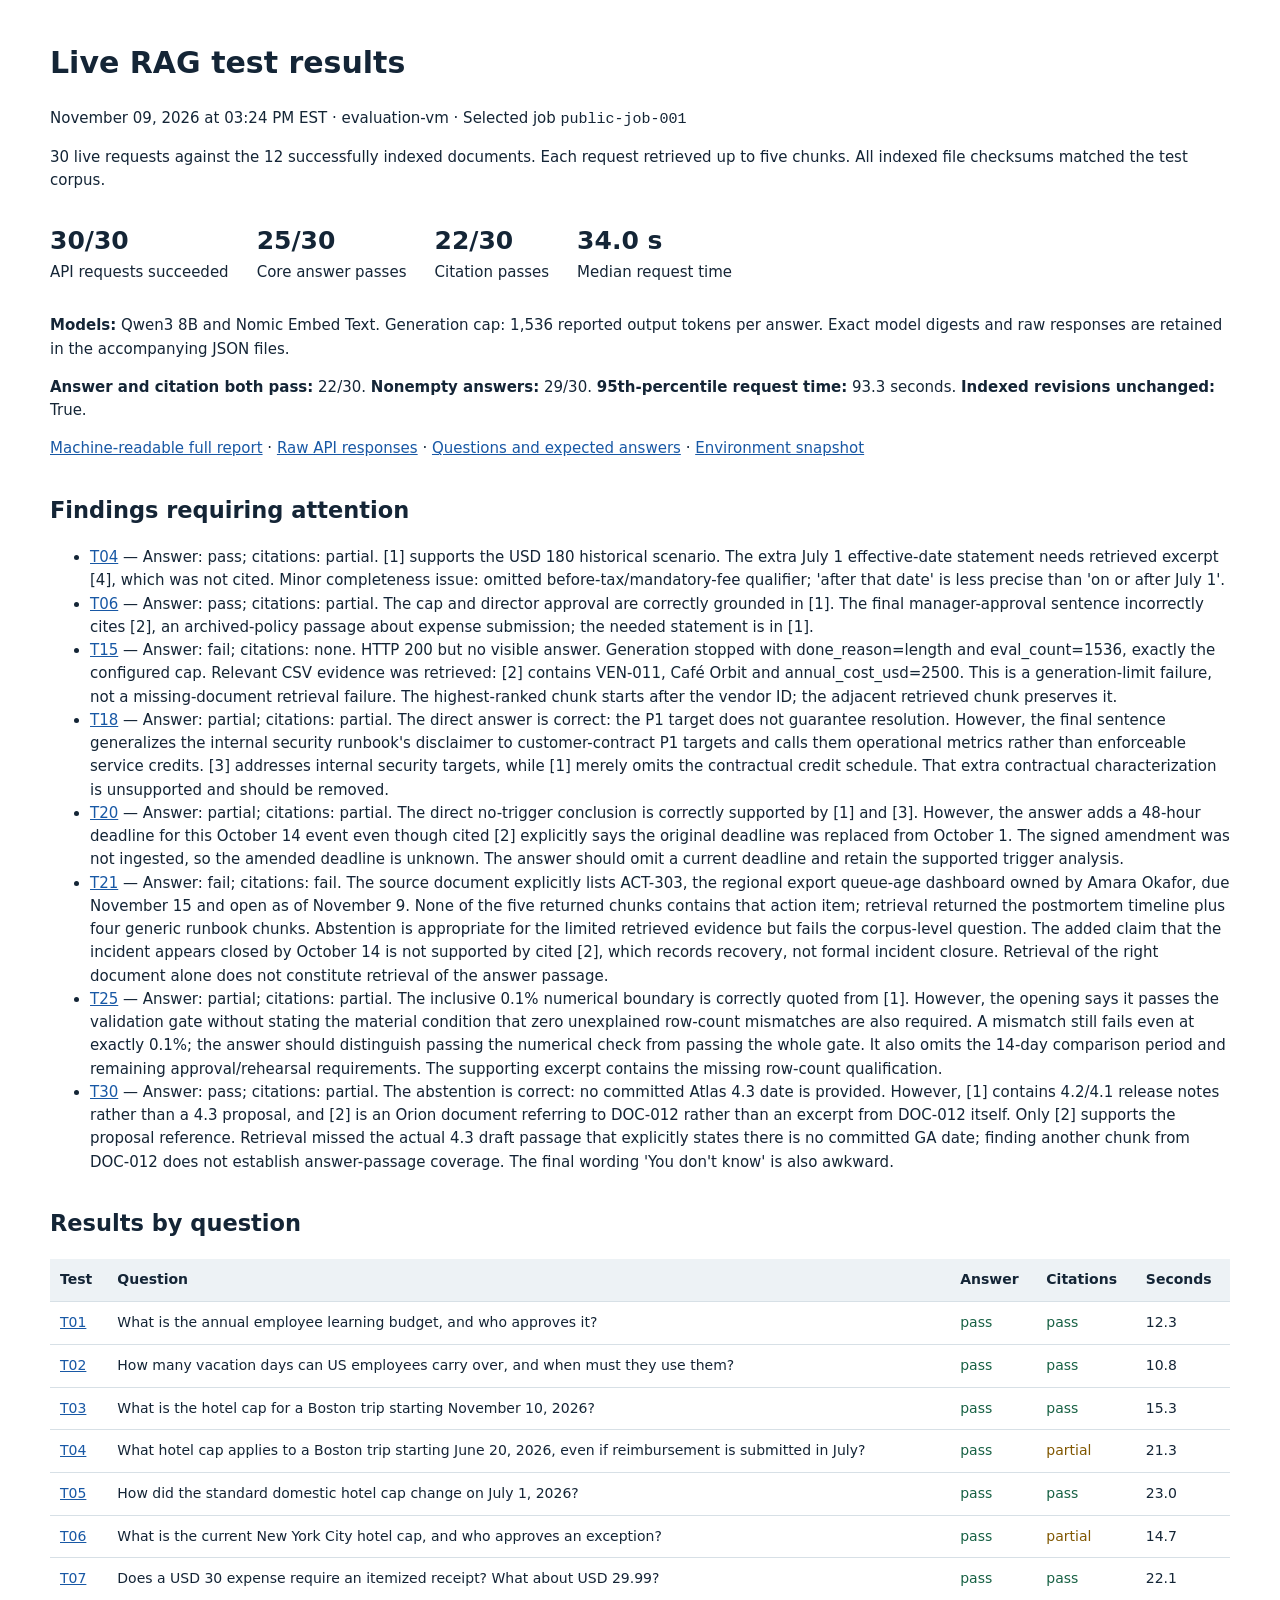
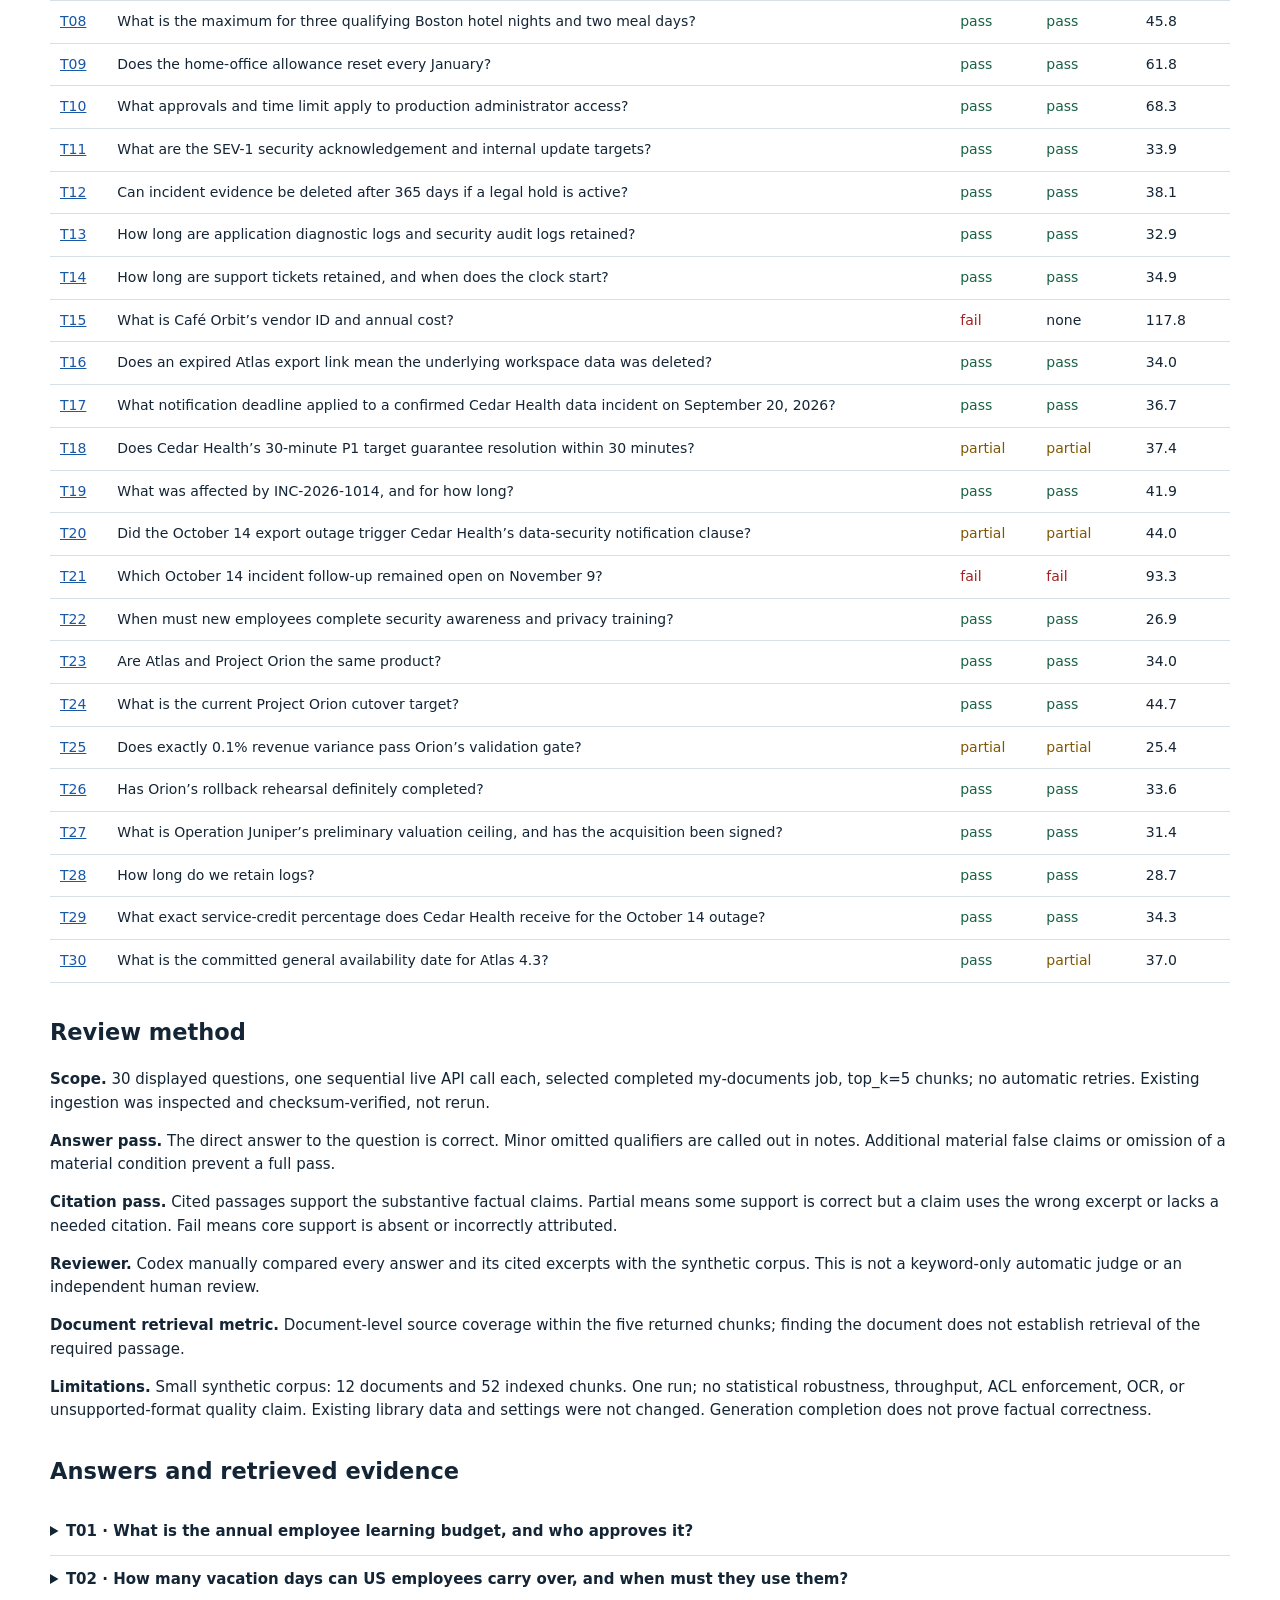
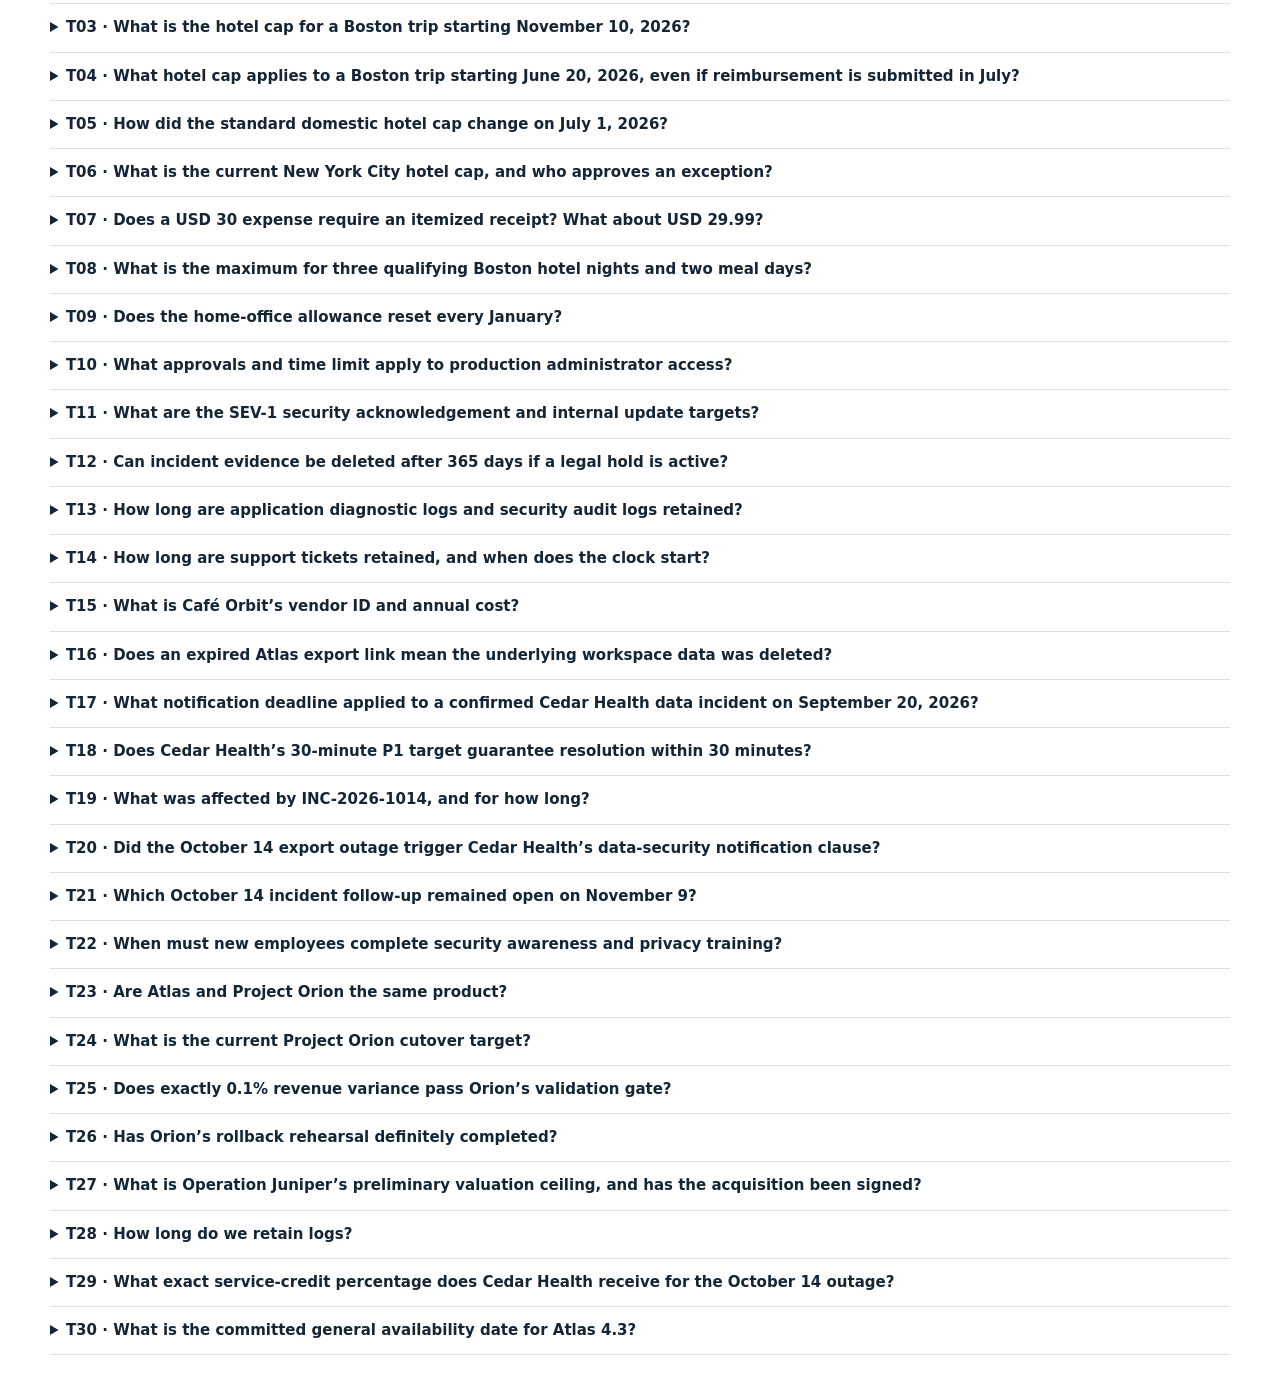
<file: docs/evidence/live-evaluation-2026-11-09/report.html>
<!doctype html><html lang="en"><meta charset="utf-8"><meta name="viewport" content="width=device-width, initial-scale=1"><title>Live RAG test results</title>
<style>body{max-width:1180px;margin:40px auto;padding:0 24px;font:15px/1.55 system-ui,sans-serif;color:#142536;background:#fff}h1{font-size:30px}h2{margin-top:32px}table{border-collapse:collapse;width:100%;font-size:14px}th,td{text-align:left;vertical-align:top;padding:10px;border-bottom:1px solid #d7e0e6}th{background:#edf2f5}pre{white-space:pre-wrap;word-break:break-word;font:14px/1.6 system-ui,sans-serif;background:#f4f6f8;padding:14px}summary{cursor:pointer;font-weight:600;padding:12px 0}details{border-bottom:1px solid #d7e0e6}.pass{color:#176144}.partial{color:#805700}.fail,.error{color:#a22121}.muted{color:#536574}a{color:#1858a5}.metrics{display:flex;gap:28px;flex-wrap:wrap;padding:15px 0}.metrics strong{font-size:25px;display:block}</style>
<h1>Live RAG test results</h1>
<p>November 09, 2026 at 03:24 PM EST · evaluation-vm · Selected job <code>public-job-001</code></p>
<p>30 live requests against the 12 successfully indexed documents. Each request retrieved up to five chunks. All indexed file checksums matched the test corpus.</p>
<div class="metrics"><div><strong>30/30</strong>API requests succeeded</div><div><strong>25/30</strong>Core answer passes</div><div><strong>22/30</strong>Citation passes</div><div><strong>34.0 s</strong>Median request time</div></div>
<p><strong>Models:</strong> Qwen3 8B and Nomic Embed Text. Generation cap: 1,536 reported output tokens per answer. Exact model digests and raw responses are retained in the accompanying JSON files.</p>
<p><strong>Answer and citation both pass:</strong> 22/30. <strong>Nonempty answers:</strong> 29/30. <strong>95th-percentile request time:</strong> 93.3 seconds. <strong>Indexed revisions unchanged:</strong> True.</p>
<p><a href="report.json">Machine-readable full report</a> · <a href="raw_responses.jsonl">Raw API responses</a> · <a href="test_cases.jsonl">Questions and expected answers</a> · <a href="environment.json">Environment snapshot</a></p>
<h2>Findings requiring attention</h2><ul>
<li><a href="#T04">T04</a> — Answer: pass; citations: partial. [1] supports the USD 180 historical scenario. The extra July 1 effective-date statement needs retrieved excerpt [4], which was not cited. Minor completeness issue: omitted before-tax/mandatory-fee qualifier; &#x27;after that date&#x27; is less precise than &#x27;on or after July 1&#x27;.</li>
<li><a href="#T06">T06</a> — Answer: pass; citations: partial. The cap and director approval are correctly grounded in [1]. The final manager-approval sentence incorrectly cites [2], an archived-policy passage about expense submission; the needed statement is in [1].</li>
<li><a href="#T15">T15</a> — Answer: fail; citations: none. HTTP 200 but no visible answer. Generation stopped with done_reason=length and eval_count=1536, exactly the configured cap. Relevant CSV evidence was retrieved: [2] contains VEN-011, Café Orbit and annual_cost_usd=2500. This is a generation-limit failure, not a missing-document retrieval failure. The highest-ranked chunk starts after the vendor ID; the adjacent retrieved chunk preserves it.</li>
<li><a href="#T18">T18</a> — Answer: partial; citations: partial. The direct answer is correct: the P1 target does not guarantee resolution. However, the final sentence generalizes the internal security runbook&#x27;s disclaimer to customer-contract P1 targets and calls them operational metrics rather than enforceable service credits. [3] addresses internal security targets, while [1] merely omits the contractual credit schedule. That extra contractual characterization is unsupported and should be removed.</li>
<li><a href="#T20">T20</a> — Answer: partial; citations: partial. The direct no-trigger conclusion is correctly supported by [1] and [3]. However, the answer adds a 48-hour deadline for this October 14 event even though cited [2] explicitly says the original deadline was replaced from October 1. The signed amendment was not ingested, so the amended deadline is unknown. The answer should omit a current deadline and retain the supported trigger analysis.</li>
<li><a href="#T21">T21</a> — Answer: fail; citations: fail. The source document explicitly lists ACT-303, the regional export queue-age dashboard owned by Amara Okafor, due November 15 and open as of November 9. None of the five returned chunks contains that action item; retrieval returned the postmortem timeline plus four generic runbook chunks. Abstention is appropriate for the limited retrieved evidence but fails the corpus-level question. The added claim that the incident appears closed by October 14 is not supported by cited [2], which records recovery, not formal incident closure. Retrieval of the right document alone does not constitute retrieval of the answer passage.</li>
<li><a href="#T25">T25</a> — Answer: partial; citations: partial. The inclusive 0.1% numerical boundary is correctly quoted from [1]. However, the opening says it passes the validation gate without stating the material condition that zero unexplained row-count mismatches are also required. A mismatch still fails even at exactly 0.1%; the answer should distinguish passing the numerical check from passing the whole gate. It also omits the 14-day comparison period and remaining approval/rehearsal requirements. The supporting excerpt contains the missing row-count qualification.</li>
<li><a href="#T30">T30</a> — Answer: pass; citations: partial. The abstention is correct: no committed Atlas 4.3 date is provided. However, [1] contains 4.2/4.1 release notes rather than a 4.3 proposal, and [2] is an Orion document referring to DOC-012 rather than an excerpt from DOC-012 itself. Only [2] supports the proposal reference. Retrieval missed the actual 4.3 draft passage that explicitly states there is no committed GA date; finding another chunk from DOC-012 does not establish answer-passage coverage. The final wording &#x27;You don&#x27;t know&#x27; is also awkward.</li>
</ul><h2>Results by question</h2><table><thead><tr><th>Test</th><th>Question</th><th>Answer</th><th>Citations</th><th>Seconds</th></tr></thead><tbody>
<tr><td><a href="#T01">T01</a></td><td>What is the annual employee learning budget, and who approves it?</td><td class="pass">pass</td><td class="pass">pass</td><td>12.3</td></tr>
<tr><td><a href="#T02">T02</a></td><td>How many vacation days can US employees carry over, and when must they use them?</td><td class="pass">pass</td><td class="pass">pass</td><td>10.8</td></tr>
<tr><td><a href="#T03">T03</a></td><td>What is the hotel cap for a Boston trip starting November 10, 2026?</td><td class="pass">pass</td><td class="pass">pass</td><td>15.3</td></tr>
<tr><td><a href="#T04">T04</a></td><td>What hotel cap applies to a Boston trip starting June 20, 2026, even if reimbursement is submitted in July?</td><td class="pass">pass</td><td class="partial">partial</td><td>21.3</td></tr>
<tr><td><a href="#T05">T05</a></td><td>How did the standard domestic hotel cap change on July 1, 2026?</td><td class="pass">pass</td><td class="pass">pass</td><td>23.0</td></tr>
<tr><td><a href="#T06">T06</a></td><td>What is the current New York City hotel cap, and who approves an exception?</td><td class="pass">pass</td><td class="partial">partial</td><td>14.7</td></tr>
<tr><td><a href="#T07">T07</a></td><td>Does a USD 30 expense require an itemized receipt? What about USD 29.99?</td><td class="pass">pass</td><td class="pass">pass</td><td>22.1</td></tr>
<tr><td><a href="#T08">T08</a></td><td>What is the maximum for three qualifying Boston hotel nights and two meal days?</td><td class="pass">pass</td><td class="pass">pass</td><td>45.8</td></tr>
<tr><td><a href="#T09">T09</a></td><td>Does the home-office allowance reset every January?</td><td class="pass">pass</td><td class="pass">pass</td><td>61.8</td></tr>
<tr><td><a href="#T10">T10</a></td><td>What approvals and time limit apply to production administrator access?</td><td class="pass">pass</td><td class="pass">pass</td><td>68.3</td></tr>
<tr><td><a href="#T11">T11</a></td><td>What are the SEV-1 security acknowledgement and internal update targets?</td><td class="pass">pass</td><td class="pass">pass</td><td>33.9</td></tr>
<tr><td><a href="#T12">T12</a></td><td>Can incident evidence be deleted after 365 days if a legal hold is active?</td><td class="pass">pass</td><td class="pass">pass</td><td>38.1</td></tr>
<tr><td><a href="#T13">T13</a></td><td>How long are application diagnostic logs and security audit logs retained?</td><td class="pass">pass</td><td class="pass">pass</td><td>32.9</td></tr>
<tr><td><a href="#T14">T14</a></td><td>How long are support tickets retained, and when does the clock start?</td><td class="pass">pass</td><td class="pass">pass</td><td>34.9</td></tr>
<tr><td><a href="#T15">T15</a></td><td>What is Café Orbit’s vendor ID and annual cost?</td><td class="fail">fail</td><td class="none">none</td><td>117.8</td></tr>
<tr><td><a href="#T16">T16</a></td><td>Does an expired Atlas export link mean the underlying workspace data was deleted?</td><td class="pass">pass</td><td class="pass">pass</td><td>34.0</td></tr>
<tr><td><a href="#T17">T17</a></td><td>What notification deadline applied to a confirmed Cedar Health data incident on September 20, 2026?</td><td class="pass">pass</td><td class="pass">pass</td><td>36.7</td></tr>
<tr><td><a href="#T18">T18</a></td><td>Does Cedar Health’s 30-minute P1 target guarantee resolution within 30 minutes?</td><td class="partial">partial</td><td class="partial">partial</td><td>37.4</td></tr>
<tr><td><a href="#T19">T19</a></td><td>What was affected by INC-2026-1014, and for how long?</td><td class="pass">pass</td><td class="pass">pass</td><td>41.9</td></tr>
<tr><td><a href="#T20">T20</a></td><td>Did the October 14 export outage trigger Cedar Health’s data-security notification clause?</td><td class="partial">partial</td><td class="partial">partial</td><td>44.0</td></tr>
<tr><td><a href="#T21">T21</a></td><td>Which October 14 incident follow-up remained open on November 9?</td><td class="fail">fail</td><td class="fail">fail</td><td>93.3</td></tr>
<tr><td><a href="#T22">T22</a></td><td>When must new employees complete security awareness and privacy training?</td><td class="pass">pass</td><td class="pass">pass</td><td>26.9</td></tr>
<tr><td><a href="#T23">T23</a></td><td>Are Atlas and Project Orion the same product?</td><td class="pass">pass</td><td class="pass">pass</td><td>34.0</td></tr>
<tr><td><a href="#T24">T24</a></td><td>What is the current Project Orion cutover target?</td><td class="pass">pass</td><td class="pass">pass</td><td>44.7</td></tr>
<tr><td><a href="#T25">T25</a></td><td>Does exactly 0.1% revenue variance pass Orion’s validation gate?</td><td class="partial">partial</td><td class="partial">partial</td><td>25.4</td></tr>
<tr><td><a href="#T26">T26</a></td><td>Has Orion’s rollback rehearsal definitely completed?</td><td class="pass">pass</td><td class="pass">pass</td><td>33.6</td></tr>
<tr><td><a href="#T27">T27</a></td><td>What is Operation Juniper’s preliminary valuation ceiling, and has the acquisition been signed?</td><td class="pass">pass</td><td class="pass">pass</td><td>31.4</td></tr>
<tr><td><a href="#T28">T28</a></td><td>How long do we retain logs?</td><td class="pass">pass</td><td class="pass">pass</td><td>28.7</td></tr>
<tr><td><a href="#T29">T29</a></td><td>What exact service-credit percentage does Cedar Health receive for the October 14 outage?</td><td class="pass">pass</td><td class="pass">pass</td><td>34.3</td></tr>
<tr><td><a href="#T30">T30</a></td><td>What is the committed general availability date for Atlas 4.3?</td><td class="pass">pass</td><td class="partial">partial</td><td>37.0</td></tr>
</tbody></table><h2>Review method</h2>
<p><strong>Scope.</strong> 30 displayed questions, one sequential live API call each, selected completed my-documents job, top_k=5 chunks; no automatic retries. Existing ingestion was inspected and checksum-verified, not rerun.</p>
<p><strong>Answer pass.</strong> The direct answer to the question is correct. Minor omitted qualifiers are called out in notes. Additional material false claims or omission of a material condition prevent a full pass.</p>
<p><strong>Citation pass.</strong> Cited passages support the substantive factual claims. Partial means some support is correct but a claim uses the wrong excerpt or lacks a needed citation. Fail means core support is absent or incorrectly attributed.</p>
<p><strong>Reviewer.</strong> Codex manually compared every answer and its cited excerpts with the synthetic corpus. This is not a keyword-only automatic judge or an independent human review.</p>
<p><strong>Document retrieval metric.</strong> Document-level source coverage within the five returned chunks; finding the document does not establish retrieval of the required passage.</p>
<p><strong>Limitations.</strong> Small synthetic corpus: 12 documents and 52 indexed chunks. One run; no statistical robustness, throughput, ACL enforcement, OCR, or unsupported-format quality claim. Existing library data and settings were not changed. Generation completion does not prove factual correctness.</p>
<h2>Answers and retrieved evidence</h2>
<details id="T01"><summary>T01 · What is the annual employee learning budget, and who approves it?</summary>
<p><strong>Expected:</strong> USD 1,200 per employee per year; manager approval before registration. Unused funds do not carry over.</p><p><strong>Actual answer:</strong></p><pre>The annual employee learning budget is USD 1,200 per employee, and manager approval is required before registration [1]. This is confirmed in DOC-001, with separate budgets for home-office allowances [2].</pre>
<p><strong>Review:</strong> Budget and manager approval are supported by [1]; [2] also lists the distinct learning and home-office budgets.</p>
<p class="muted">Original fixture query: Q001. Generation: complete. Required source groups: [[&#x27;DOC-001&#x27;]].</p>
<p><strong>[1] browser:my-documents/corpus/01_company_handbook.txt</strong> · chunk 2 · page None · score 0.6922</p><pre>. Sick leave is handled separately and does not reduce the vacation balance. Country-specific sick leave and parental leave entitlements are outside this handbook. ## Equipment and learning New employees receive one managed laptop and one hardware security key. Standard equipment is ordered by IT; an employee should not buy a laptop and expect automatic reimbursement. The annual learning budget is USD 1,200 per employee. Manager approval is required before registration. Unused learning funds do not carry over, and the budget does not cover travel to conferences. Approved conference travel follows the travel policy, DOC-003. ## Source ownership The current travel rules are in FIN-TRV-2026, DOC-003. Remote-work location approvals and home-office expenses are in HR-REM-04, DOC-004. Software purchases follow PROC-07, DOC-008. The onboarding checklist, DOC-017, assigns tasks but cannot waive </pre>
<p><strong>[2] browser:my-documents/corpus/17_onboarding_checklist.txt</strong> · chunk 2 · page None · score 0.6744</p><pre>ecurity awareness training and the privacy handling module within 5 business days of the start date. The manager assigns a buddy and reviews the team&#x27;s escalation paths. Confirm the employee knows how to report a lost device and suspicious message. The manager verifies that shared folders are appropriate for the role rather than copying a prior employee&#x27;s access wholesale. ## First month The manager and employee review the role goals by day 30. People Operations checks required training completion. IT closes the equipment task only after delivery and security-key enrollment are confirmed. An open application request should remain open even if the laptop task has completed. ## Allowances and exceptions The annual learning budget is USD 1,200 under DOC-001 and needs manager approval before registration. The home-office allowance is USD 600 per rolling 24 months under DOC-004. These budgets</pre>
<p><strong>[3] browser:my-documents/corpus/17_onboarding_checklist.txt</strong> · chunk 3 · page None · score 0.6326</p><pre> under DOC-001 and needs manager approval before registration. The home-office allowance is USD 600 per rolling 24 months under DOC-004. These budgets are separate. A new calendar year or new manager does not reset the home-office clock. Remote work from another country needs People Operations and Security approval before the first workday there. This checklist cannot approve a purchase, destination, or access role on its own.</pre>
<p><strong>[4] browser:my-documents/corpus/01_company_handbook.txt</strong> · chunk 3 · page None · score 0.5949</p><pre>ice expenses are in HR-REM-04, DOC-004. Software purchases follow PROC-07, DOC-008. The onboarding checklist, DOC-017, assigns tasks but cannot waive those policies. A general handbook summary does not supersede a narrower approved policy. Signed customer amendments govern the customer-specific clauses they explicitly replace. ## Requests and reporting Use people@northstar.example for benefits questions, helpdesk@northstar.example for device and login support, and security@northstar.example for suspected security incidents. These are synthetic example-domain addresses and are not live destinations. A suspicious email should be reported even if no link was opened. Do not place passwords, recovery codes, or customer exports in a support ticket. ## Fiscal conventions The fiscal year runs from January 1 through December 31. Internal budget amounts in this collection are USD unless another cu</pre>
<p><strong>[5] browser:my-documents/corpus/01_company_handbook.txt</strong> · chunk 4 · page None · score 0.5939</p><pre>t. ## Fiscal conventions The fiscal year runs from January 1 through December 31. Internal budget amounts in this collection are USD unless another currency is explicitly labeled. Business days mean Monday through Friday excluding Northstar holidays. This collection does not include a holiday calendar, so exact business-day deadlines that depend on holidays cannot be computed from the corpus alone.</pre>
</details>
<details id="T02"><summary>T02 · How many vacation days can US employees carry over, and when must they use them?</summary>
<p><strong>Expected:</strong> Up to 5 days, used by March 31 of the following year.</p><p><strong>Actual answer:</strong></p><pre>Full-time US employees can carry up to 5 unused vacation days into the next year, which must be used by March 31 [1].</pre>
<p><strong>Review:</strong> [1] explicitly supports five unused days and the March 31 deadline.</p>
<p class="muted">Original fixture query: Q002. Generation: complete. Required source groups: [[&#x27;DOC-001&#x27;]].</p>
<p><strong>[1] browser:my-documents/corpus/01_company_handbook.txt</strong> · chunk 1 · page None · score 0.7315</p><pre>ity Operations is led by Priya Nair. Finance is led by Jordan Ellis. Procurement is led by Soren Berg. Product is led by Elena Rossi. Customer Success is led by Noah Brooks. Data Governance is led by Amara Okafor. A named business owner does not automatically have approval authority for every request in that department. ## Working week and leave The standard workweek is Monday through Friday. Each employee agrees on a four-hour overlap window with their team. There is no company-wide mandatory time zone. Full-time US employees receive 20 vacation days per calendar year, prorated for their first year. Up to 5 unused vacation days may carry into the next year and must be used by March 31. Managers approve planned vacation in the People Portal. Sick leave is handled separately and does not reduce the vacation balance. Country-specific sick leave and parental leave entitlements are outside t</pre>
<p><strong>[2] browser:my-documents/corpus/01_company_handbook.txt</strong> · chunk 2 · page None · score 0.709</p><pre>. Sick leave is handled separately and does not reduce the vacation balance. Country-specific sick leave and parental leave entitlements are outside this handbook. ## Equipment and learning New employees receive one managed laptop and one hardware security key. Standard equipment is ordered by IT; an employee should not buy a laptop and expect automatic reimbursement. The annual learning budget is USD 1,200 per employee. Manager approval is required before registration. Unused learning funds do not carry over, and the budget does not cover travel to conferences. Approved conference travel follows the travel policy, DOC-003. ## Source ownership The current travel rules are in FIN-TRV-2026, DOC-003. Remote-work location approvals and home-office expenses are in HR-REM-04, DOC-004. Software purchases follow PROC-07, DOC-008. The onboarding checklist, DOC-017, assigns tasks but cannot waive </pre>
<p><strong>[3] browser:my-documents/corpus/02_travel_policy_2025_archived.pdf</strong> · chunk 2 · page 1 · score 0.6319</p><pre>p ends. Include business purpose, attendees for hosted meals, trip dates, and any written exception. A missing receipt requires a signed declaration and manager approval. The declaration does not increase the daily cap. Personal upgrades and commuting expenses are excluded. Historical example A standard Boston hotel stay on a trip beginning June 20, 2026 is capped at USD 180 per night, even if the reimbursement is submitted in July. A trip beginning July 2, 2026 uses DOC-003. International caps are not specified in this archived document and must not be inferred from domestic limits.</pre>
<p><strong>[4] browser:my-documents/corpus/03_travel_policy_2026.pdf</strong> · chunk 0 · page 1 · score 0.6171</p><pre>DOC-003 | Synthetic enterprise corpus Page 1 Current travel and expense policy DOC-003 | Northstar Systems (synthetic) | Finance Version 3.0 | active | Effective 2026-07-01 Internal | Allowed groups: employees Effective date and precedence Policy FIN-TRV-2026 applies to trips beginning on or after July 1, 2026 and replaces FIN-TRV-2025, DOC-002. Select the policy using the trip start date, not the booking date, invoice date, or reimbursement date. The limits below are domestic US limits. There is no international hotel or meal rate table in this document. Booking and hotel limits Manager approval is required before booking business travel. Economy airfare is the default. The standard domestic hotel cap is USD 225 per room per night before taxes and mandatory hotel fees. New York City and San Francisco have a higher cap of USD 325 per room per night before taxes and mandatory fees. Austin</pre>
<p><strong>[5] browser:my-documents/corpus/03_travel_policy_2026.pdf</strong> · chunk 4 · page 1 · score 0.6151</p><pre>reimbursable business travel. Home-office equipment and the USD 600 allowance are governed by HR-REM-04, DOC-004. The travel policy does not replenish that allowance.</pre>
</details>
<details id="T03"><summary>T03 · What is the hotel cap for a Boston trip starting November 10, 2026?</summary>
<p><strong>Expected:</strong> USD 225 per room per night, unless a director approves an exception before booking.</p><p><strong>Actual answer:</strong></p><pre>The hotel cap for a Boston trip starting November 10, 2026, is **USD 225 per room per night before taxes and mandatory fees**. This is the standard domestic cap for Boston under DOC-003, which applies to trips beginning on or after July 1, 2026 [3].</pre>
<p><strong>Review:</strong> [3] supports the current standard cap and July 1 effective date. The archived policy ranks first but is not used as the current rule.</p>
<p class="muted">Original fixture query: Q003. Generation: complete. Required source groups: [[&#x27;DOC-003&#x27;]].</p>
<p><strong>[1] browser:my-documents/corpus/02_travel_policy_2025_archived.pdf</strong> · chunk 2 · page 1 · score 0.7918</p><pre>p ends. Include business purpose, attendees for hosted meals, trip dates, and any written exception. A missing receipt requires a signed declaration and manager approval. The declaration does not increase the daily cap. Personal upgrades and commuting expenses are excluded. Historical example A standard Boston hotel stay on a trip beginning June 20, 2026 is capped at USD 180 per night, even if the reimbursement is submitted in July. A trip beginning July 2, 2026 uses DOC-003. International caps are not specified in this archived document and must not be inferred from domestic limits.</pre>
<p><strong>[2] browser:my-documents/corpus/03_travel_policy_2026.pdf</strong> · chunk 1 · page 1 · score 0.7409</p><pre>axes and mandatory hotel fees. New York City and San Francisco have a higher cap of USD 325 per room per night before taxes and mandatory fees. Austin and Boston use the standard USD 225 cap. These amounts are ceilings on actual reimbursable cost, not automatic entitlements. The department director must approve a hotel above the applicable cap in writing before booking. Attach that approval to the expense report. The manager&#x27;s ordinary trip approval does not replace the director&#x27;s cap exception. A conference organizer&#x27;s recommended hotel does not automatically qualify for an exception. Security may require a particular hotel for a documented safety reason; Finance must still record the exception. Meals and receipts Domestic meals are reimbursed at actual cost up to USD 85 per traveler per calendar day. Alcohol is excluded. Meals provided by a conference or customer cannot also be claimed</pre>
<p><strong>[3] browser:my-documents/corpus/03_travel_policy_2026.pdf</strong> · chunk 0 · page 1 · score 0.6969</p><pre>DOC-003 | Synthetic enterprise corpus Page 1 Current travel and expense policy DOC-003 | Northstar Systems (synthetic) | Finance Version 3.0 | active | Effective 2026-07-01 Internal | Allowed groups: employees Effective date and precedence Policy FIN-TRV-2026 applies to trips beginning on or after July 1, 2026 and replaces FIN-TRV-2025, DOC-002. Select the policy using the trip start date, not the booking date, invoice date, or reimbursement date. The limits below are domestic US limits. There is no international hotel or meal rate table in this document. Booking and hotel limits Manager approval is required before booking business travel. Economy airfare is the default. The standard domestic hotel cap is USD 225 per room per night before taxes and mandatory hotel fees. New York City and San Francisco have a higher cap of USD 325 per room per night before taxes and mandatory fees. Austin</pre>
<p><strong>[4] browser:my-documents/corpus/03_travel_policy_2026.pdf</strong> · chunk 3 · page 1 · score 0.6936</p><pre>. Attach dates, business purpose, cost center, and required receipts and approvals. Finance reviews complete submissions within 7 business days. The review target is not a promise of a bank deposit within 7 days. Personal upgrades, daily commuting, and fines are excluded. Worked limits For three qualifying nights in Boston and two qualifying meal days, the maximum before hotel taxes and mandatory fees is USD 845: three times USD 225 plus two times USD 85. Actual reimbursement may be lower. For the same stay in New York City the ceiling is USD 1,145. Neither example includes airfare or ground transportation. Relationship to remote work An approved temporary remote-work arrangement does not turn ordinary commuting or personal relocation into reimbursable business travel. Home-office equipment and the USD 600 allowance are governed by HR-REM-04, DOC-004. The travel policy does not replenish</pre>
<p><strong>[5] browser:my-documents/corpus/02_travel_policy_2025_archived.pdf</strong> · chunk 0 · page 1 · score 0.6898</p><pre>DOC-002 | Synthetic enterprise corpus Page 1 Travel and expense policy for 2025 DOC-002 | Northstar Systems (synthetic) | Finance Version 2.0 | superseded | Effective 2025-01-01 Internal | Allowed groups: employees Archived policy scope Policy FIN-TRV-2025 governed business travel with a trip start date from January 1, 2025 through June 30, 2026. It is retained for historical expense review. FIN-TRV-2026, DOC-003, supersedes it for trips beginning on or after July 1, 2026. A later reimbursement submission date does not change which version applies. Booking and hotel limits Employees must obtain manager approval before booking. Economy airfare is the default. The standard domestic hotel cap is USD 180 per room per night before taxes and mandatory hotel fees. The cap in New York City and San Francisco is USD 280 before taxes and mandatory fees. Booking above the applicable cap requires wri</pre>
</details>
<details id="T04"><summary>T04 · What hotel cap applies to a Boston trip starting June 20, 2026, even if reimbursement is submitted in July?</summary>
<p><strong>Expected:</strong> USD 180 per room per night before taxes and mandatory fees. The trip start date selects the archived policy.</p><p><strong>Actual answer:</strong></p><pre>The hotel cap for a Boston trip starting June 20, 2026, is USD 180 per night, even if reimbursement is submitted in July. This is specified in the historical example from the archived 2025 policy (DOC-002) [1]. Note that DOC-003 (effective July 1, 2026) would apply to trips starting after that date, but this trip falls under the older policy.</pre>
<p><strong>Review:</strong> [1] supports the USD 180 historical scenario. The extra July 1 effective-date statement needs retrieved excerpt [4], which was not cited. Minor completeness issue: omitted before-tax/mandatory-fee qualifier; &#x27;after that date&#x27; is less precise than &#x27;on or after July 1&#x27;.</p>
<p class="muted">Original fixture query: Q004. Generation: complete. Required source groups: [[&#x27;DOC-002&#x27;]].</p>
<p><strong>[1] browser:my-documents/corpus/02_travel_policy_2025_archived.pdf</strong> · chunk 2 · page 1 · score 0.8299</p><pre>p ends. Include business purpose, attendees for hosted meals, trip dates, and any written exception. A missing receipt requires a signed declaration and manager approval. The declaration does not increase the daily cap. Personal upgrades and commuting expenses are excluded. Historical example A standard Boston hotel stay on a trip beginning June 20, 2026 is capped at USD 180 per night, even if the reimbursement is submitted in July. A trip beginning July 2, 2026 uses DOC-003. International caps are not specified in this archived document and must not be inferred from domestic limits.</pre>
<p><strong>[2] browser:my-documents/corpus/03_travel_policy_2026.pdf</strong> · chunk 1 · page 1 · score 0.7753</p><pre>axes and mandatory hotel fees. New York City and San Francisco have a higher cap of USD 325 per room per night before taxes and mandatory fees. Austin and Boston use the standard USD 225 cap. These amounts are ceilings on actual reimbursable cost, not automatic entitlements. The department director must approve a hotel above the applicable cap in writing before booking. Attach that approval to the expense report. The manager&#x27;s ordinary trip approval does not replace the director&#x27;s cap exception. A conference organizer&#x27;s recommended hotel does not automatically qualify for an exception. Security may require a particular hotel for a documented safety reason; Finance must still record the exception. Meals and receipts Domestic meals are reimbursed at actual cost up to USD 85 per traveler per calendar day. Alcohol is excluded. Meals provided by a conference or customer cannot also be claimed</pre>
<p><strong>[3] browser:my-documents/corpus/03_travel_policy_2026.pdf</strong> · chunk 3 · page 1 · score 0.7457</p><pre>. Attach dates, business purpose, cost center, and required receipts and approvals. Finance reviews complete submissions within 7 business days. The review target is not a promise of a bank deposit within 7 days. Personal upgrades, daily commuting, and fines are excluded. Worked limits For three qualifying nights in Boston and two qualifying meal days, the maximum before hotel taxes and mandatory fees is USD 845: three times USD 225 plus two times USD 85. Actual reimbursement may be lower. For the same stay in New York City the ceiling is USD 1,145. Neither example includes airfare or ground transportation. Relationship to remote work An approved temporary remote-work arrangement does not turn ordinary commuting or personal relocation into reimbursable business travel. Home-office equipment and the USD 600 allowance are governed by HR-REM-04, DOC-004. The travel policy does not replenish</pre>
<p><strong>[4] browser:my-documents/corpus/03_travel_policy_2026.pdf</strong> · chunk 0 · page 1 · score 0.7232</p><pre>DOC-003 | Synthetic enterprise corpus Page 1 Current travel and expense policy DOC-003 | Northstar Systems (synthetic) | Finance Version 3.0 | active | Effective 2026-07-01 Internal | Allowed groups: employees Effective date and precedence Policy FIN-TRV-2026 applies to trips beginning on or after July 1, 2026 and replaces FIN-TRV-2025, DOC-002. Select the policy using the trip start date, not the booking date, invoice date, or reimbursement date. The limits below are domestic US limits. There is no international hotel or meal rate table in this document. Booking and hotel limits Manager approval is required before booking business travel. Economy airfare is the default. The standard domestic hotel cap is USD 225 per room per night before taxes and mandatory hotel fees. New York City and San Francisco have a higher cap of USD 325 per room per night before taxes and mandatory fees. Austin</pre>
<p><strong>[5] browser:my-documents/corpus/02_travel_policy_2025_archived.pdf</strong> · chunk 0 · page 1 · score 0.7182</p><pre>DOC-002 | Synthetic enterprise corpus Page 1 Travel and expense policy for 2025 DOC-002 | Northstar Systems (synthetic) | Finance Version 2.0 | superseded | Effective 2025-01-01 Internal | Allowed groups: employees Archived policy scope Policy FIN-TRV-2025 governed business travel with a trip start date from January 1, 2025 through June 30, 2026. It is retained for historical expense review. FIN-TRV-2026, DOC-003, supersedes it for trips beginning on or after July 1, 2026. A later reimbursement submission date does not change which version applies. Booking and hotel limits Employees must obtain manager approval before booking. Economy airfare is the default. The standard domestic hotel cap is USD 180 per room per night before taxes and mandatory hotel fees. The cap in New York City and San Francisco is USD 280 before taxes and mandatory fees. Booking above the applicable cap requires wri</pre>
</details>
<details id="T05"><summary>T05 · How did the standard domestic hotel cap change on July 1, 2026?</summary>
<p><strong>Expected:</strong> It increased from USD 180 to USD 225 per room per night before taxes and mandatory fees. Use trip start date.</p><p><strong>Actual answer:</strong></p><pre>The standard domestic hotel cap increased from USD 180 per room per night (under DOC-002) to USD 225 per room per night (under DOC-003) for trips beginning on or after July 1, 2026. This change is specified in DOC-003 [2], which supersedes the previous policy [3].</pre>
<p><strong>Review:</strong> The pair of citations supports the old USD 180 cap, new USD 225 cap, and July 1 cutover. The before-tax/mandatory-fee qualifier is omitted.</p>
<p class="muted">Original fixture query: Q005. Generation: complete. Required source groups: [[&#x27;DOC-002&#x27;], [&#x27;DOC-003&#x27;]].</p>
<p><strong>[1] browser:my-documents/corpus/02_travel_policy_2025_archived.pdf</strong> · chunk 2 · page 1 · score 0.7356</p><pre>p ends. Include business purpose, attendees for hosted meals, trip dates, and any written exception. A missing receipt requires a signed declaration and manager approval. The declaration does not increase the daily cap. Personal upgrades and commuting expenses are excluded. Historical example A standard Boston hotel stay on a trip beginning June 20, 2026 is capped at USD 180 per night, even if the reimbursement is submitted in July. A trip beginning July 2, 2026 uses DOC-003. International caps are not specified in this archived document and must not be inferred from domestic limits.</pre>
<p><strong>[2] browser:my-documents/corpus/03_travel_policy_2026.pdf</strong> · chunk 0 · page 1 · score 0.717</p><pre>DOC-003 | Synthetic enterprise corpus Page 1 Current travel and expense policy DOC-003 | Northstar Systems (synthetic) | Finance Version 3.0 | active | Effective 2026-07-01 Internal | Allowed groups: employees Effective date and precedence Policy FIN-TRV-2026 applies to trips beginning on or after July 1, 2026 and replaces FIN-TRV-2025, DOC-002. Select the policy using the trip start date, not the booking date, invoice date, or reimbursement date. The limits below are domestic US limits. There is no international hotel or meal rate table in this document. Booking and hotel limits Manager approval is required before booking business travel. Economy airfare is the default. The standard domestic hotel cap is USD 225 per room per night before taxes and mandatory hotel fees. New York City and San Francisco have a higher cap of USD 325 per room per night before taxes and mandatory fees. Austin</pre>
<p><strong>[3] browser:my-documents/corpus/02_travel_policy_2025_archived.pdf</strong> · chunk 0 · page 1 · score 0.7019</p><pre>DOC-002 | Synthetic enterprise corpus Page 1 Travel and expense policy for 2025 DOC-002 | Northstar Systems (synthetic) | Finance Version 2.0 | superseded | Effective 2025-01-01 Internal | Allowed groups: employees Archived policy scope Policy FIN-TRV-2025 governed business travel with a trip start date from January 1, 2025 through June 30, 2026. It is retained for historical expense review. FIN-TRV-2026, DOC-003, supersedes it for trips beginning on or after July 1, 2026. A later reimbursement submission date does not change which version applies. Booking and hotel limits Employees must obtain manager approval before booking. Economy airfare is the default. The standard domestic hotel cap is USD 180 per room per night before taxes and mandatory hotel fees. The cap in New York City and San Francisco is USD 280 before taxes and mandatory fees. Booking above the applicable cap requires wri</pre>
<p><strong>[4] browser:my-documents/corpus/03_travel_policy_2026.pdf</strong> · chunk 1 · page 1 · score 0.6869</p><pre>axes and mandatory hotel fees. New York City and San Francisco have a higher cap of USD 325 per room per night before taxes and mandatory fees. Austin and Boston use the standard USD 225 cap. These amounts are ceilings on actual reimbursable cost, not automatic entitlements. The department director must approve a hotel above the applicable cap in writing before booking. Attach that approval to the expense report. The manager&#x27;s ordinary trip approval does not replace the director&#x27;s cap exception. A conference organizer&#x27;s recommended hotel does not automatically qualify for an exception. Security may require a particular hotel for a documented safety reason; Finance must still record the exception. Meals and receipts Domestic meals are reimbursed at actual cost up to USD 85 per traveler per calendar day. Alcohol is excluded. Meals provided by a conference or customer cannot also be claimed</pre>
<p><strong>[5] browser:my-documents/corpus/19_project_orion_decisions.txt</strong> · chunk 3 · page None · score 0.6338</p><pre>4 approved October 22 2026 Move the production cutover target to December 6, 2026. This replaces the November 15 target in OR-02. The target remains conditional on OR-03 and successful rollback rehearsal. Priya Nair owns the security signoff. Mateo Silva may authorize the cutover only after Data Governance and Security signoffs and the rollback rehearsal are complete. No signed evidence that these gates have passed is included in this log as of November 9, 2026. ## Current actions as of November 9 2026 OR-A7: Amara Okafor will publish the daily validation results. Status in progress. OR-A8: Mateo Silva will run the rollback rehearsal. Status scheduled; completion not recorded. OR-A9: Priya Nair will review the production access roles. Status in review. A scheduled date is not proof that the action occurred. There is no approved replacement date after December 6 in this collection. ## Nam</pre>
</details>
<details id="T06"><summary>T06 · What is the current New York City hotel cap, and who approves an exception?</summary>
<p><strong>Expected:</strong> USD 325 before taxes and mandatory fees. A department director must approve an above-cap rate in writing before booking; manager trip approval is insufficient.</p><p><strong>Actual answer:</strong></p><pre>The current New York City hotel cap is USD 325 per room per night before taxes and mandatory fees [1]. An exception requires written approval from the **department director** before booking [1]. The manager&#x27;s approval alone does not suffice for exceeding the cap [2].</pre>
<p><strong>Review:</strong> The cap and director approval are correctly grounded in [1]. The final manager-approval sentence incorrectly cites [2], an archived-policy passage about expense submission; the needed statement is in [1].</p>
<p class="muted">Original fixture query: Q006. Generation: complete. Required source groups: [[&#x27;DOC-003&#x27;]].</p>
<p><strong>[1] browser:my-documents/corpus/03_travel_policy_2026.pdf</strong> · chunk 1 · page 1 · score 0.7674</p><pre>axes and mandatory hotel fees. New York City and San Francisco have a higher cap of USD 325 per room per night before taxes and mandatory fees. Austin and Boston use the standard USD 225 cap. These amounts are ceilings on actual reimbursable cost, not automatic entitlements. The department director must approve a hotel above the applicable cap in writing before booking. Attach that approval to the expense report. The manager&#x27;s ordinary trip approval does not replace the director&#x27;s cap exception. A conference organizer&#x27;s recommended hotel does not automatically qualify for an exception. Security may require a particular hotel for a documented safety reason; Finance must still record the exception. Meals and receipts Domestic meals are reimbursed at actual cost up to USD 85 per traveler per calendar day. Alcohol is excluded. Meals provided by a conference or customer cannot also be claimed</pre>
<p><strong>[2] browser:my-documents/corpus/02_travel_policy_2025_archived.pdf</strong> · chunk 2 · page 1 · score 0.718</p><pre>p ends. Include business purpose, attendees for hosted meals, trip dates, and any written exception. A missing receipt requires a signed declaration and manager approval. The declaration does not increase the daily cap. Personal upgrades and commuting expenses are excluded. Historical example A standard Boston hotel stay on a trip beginning June 20, 2026 is capped at USD 180 per night, even if the reimbursement is submitted in July. A trip beginning July 2, 2026 uses DOC-003. International caps are not specified in this archived document and must not be inferred from domestic limits.</pre>
<p><strong>[3] browser:my-documents/corpus/02_travel_policy_2025_archived.pdf</strong> · chunk 1 · page 1 · score 0.684</p><pre>atory hotel fees. The cap in New York City and San Francisco is USD 280 before taxes and mandatory fees. Booking above the applicable cap requires written approval from the department director before booking. Finance may reject the amount above the cap when no approval is attached. Meals and receipts Domestic meals are reimbursed at actual cost up to USD 60 per traveler per calendar day. This is a reimbursement ceiling, not a flat daily allowance. Alcohol is excluded. Itemized receipts are required for individual expenses of USD 25 or more. An expense of exactly USD 25 needs a receipt. Employees must not split a purchase to avoid this requirement. Filing an expense Submit an expense report in LedgerLoop within 30 calendar days after the trip ends. Include business purpose, attendees for hosted meals, trip dates, and any written exception. A missing receipt requires a signed declaration a</pre>
<p><strong>[4] browser:my-documents/corpus/03_travel_policy_2026.pdf</strong> · chunk 0 · page 1 · score 0.6681</p><pre>DOC-003 | Synthetic enterprise corpus Page 1 Current travel and expense policy DOC-003 | Northstar Systems (synthetic) | Finance Version 3.0 | active | Effective 2026-07-01 Internal | Allowed groups: employees Effective date and precedence Policy FIN-TRV-2026 applies to trips beginning on or after July 1, 2026 and replaces FIN-TRV-2025, DOC-002. Select the policy using the trip start date, not the booking date, invoice date, or reimbursement date. The limits below are domestic US limits. There is no international hotel or meal rate table in this document. Booking and hotel limits Manager approval is required before booking business travel. Economy airfare is the default. The standard domestic hotel cap is USD 225 per room per night before taxes and mandatory hotel fees. New York City and San Francisco have a higher cap of USD 325 per room per night before taxes and mandatory fees. Austin</pre>
<p><strong>[5] browser:my-documents/corpus/02_travel_policy_2025_archived.pdf</strong> · chunk 0 · page 1 · score 0.6675</p><pre>DOC-002 | Synthetic enterprise corpus Page 1 Travel and expense policy for 2025 DOC-002 | Northstar Systems (synthetic) | Finance Version 2.0 | superseded | Effective 2025-01-01 Internal | Allowed groups: employees Archived policy scope Policy FIN-TRV-2025 governed business travel with a trip start date from January 1, 2025 through June 30, 2026. It is retained for historical expense review. FIN-TRV-2026, DOC-003, supersedes it for trips beginning on or after July 1, 2026. A later reimbursement submission date does not change which version applies. Booking and hotel limits Employees must obtain manager approval before booking. Economy airfare is the default. The standard domestic hotel cap is USD 180 per room per night before taxes and mandatory hotel fees. The cap in New York City and San Francisco is USD 280 before taxes and mandatory fees. Booking above the applicable cap requires wri</pre>
</details>
<details id="T07"><summary>T07 · Does a USD 30 expense require an itemized receipt? What about USD 29.99?</summary>
<p><strong>Expected:</strong> Exactly USD 30 requires an itemized receipt. USD 29.99 does not under the threshold, but needs a recorded business purpose.</p><p><strong>Actual answer:</strong></p><pre>A USD 30 expense requires an itemized receipt [1]. A USD 29.99 purchase does not require an itemized receipt under this threshold, but the business purpose still must be recorded [1].</pre>
<p><strong>Review:</strong> [1] directly supports the exact USD 30 boundary and USD 29.99 business-purpose exception.</p>
<p class="muted">Original fixture query: Q007. Generation: complete. Required source groups: [[&#x27;DOC-003&#x27;]].</p>
<p><strong>[1] browser:my-documents/corpus/03_travel_policy_2026.pdf</strong> · chunk 2 · page 1 · score 0.7432</p><pre>rsed at actual cost up to USD 85 per traveler per calendar day. Alcohol is excluded. Meals provided by a conference or customer cannot also be claimed as a separate expense. The USD 85 is not a flat per diem and unused amounts cannot move to another day. Itemized receipts are required for each individual expense of USD 30 or more. Exactly USD 30 requires a receipt. A USD 29.99 purchase does not require an itemized receipt under this threshold, but the business purpose still must be recorded. Employees may not split a purchase to avoid the receipt rule. A lost receipt requires a declaration and manager approval; this does not waive the spending cap. Submission and reimbursement Submit in LedgerLoop within 30 calendar days after the trip ends. Attach dates, business purpose, cost center, and required receipts and approvals. Finance reviews complete submissions within 7 business days. The r</pre>
<p><strong>[2] browser:my-documents/corpus/02_travel_policy_2025_archived.pdf</strong> · chunk 1 · page 1 · score 0.6781</p><pre>atory hotel fees. The cap in New York City and San Francisco is USD 280 before taxes and mandatory fees. Booking above the applicable cap requires written approval from the department director before booking. Finance may reject the amount above the cap when no approval is attached. Meals and receipts Domestic meals are reimbursed at actual cost up to USD 60 per traveler per calendar day. This is a reimbursement ceiling, not a flat daily allowance. Alcohol is excluded. Itemized receipts are required for individual expenses of USD 25 or more. An expense of exactly USD 25 needs a receipt. Employees must not split a purchase to avoid this requirement. Filing an expense Submit an expense report in LedgerLoop within 30 calendar days after the trip ends. Include business purpose, attendees for hosted meals, trip dates, and any written exception. A missing receipt requires a signed declaration a</pre>
<p><strong>[3] browser:my-documents/corpus/02_travel_policy_2025_archived.pdf</strong> · chunk 2 · page 1 · score 0.6399</p><pre>p ends. Include business purpose, attendees for hosted meals, trip dates, and any written exception. A missing receipt requires a signed declaration and manager approval. The declaration does not increase the daily cap. Personal upgrades and commuting expenses are excluded. Historical example A standard Boston hotel stay on a trip beginning June 20, 2026 is capped at USD 180 per night, even if the reimbursement is submitted in July. A trip beginning July 2, 2026 uses DOC-003. International caps are not specified in this archived document and must not be inferred from domestic limits.</pre>
<p><strong>[4] browser:my-documents/corpus/03_travel_policy_2026.pdf</strong> · chunk 1 · page 1 · score 0.5968</p><pre>axes and mandatory hotel fees. New York City and San Francisco have a higher cap of USD 325 per room per night before taxes and mandatory fees. Austin and Boston use the standard USD 225 cap. These amounts are ceilings on actual reimbursable cost, not automatic entitlements. The department director must approve a hotel above the applicable cap in writing before booking. Attach that approval to the expense report. The manager&#x27;s ordinary trip approval does not replace the director&#x27;s cap exception. A conference organizer&#x27;s recommended hotel does not automatically qualify for an exception. Security may require a particular hotel for a documented safety reason; Finance must still record the exception. Meals and receipts Domestic meals are reimbursed at actual cost up to USD 85 per traveler per calendar day. Alcohol is excluded. Meals provided by a conference or customer cannot also be claimed</pre>
<p><strong>[5] browser:my-documents/corpus/17_onboarding_checklist.txt</strong> · chunk 3 · page None · score 0.5908</p><pre> under DOC-001 and needs manager approval before registration. The home-office allowance is USD 600 per rolling 24 months under DOC-004. These budgets are separate. A new calendar year or new manager does not reset the home-office clock. Remote work from another country needs People Operations and Security approval before the first workday there. This checklist cannot approve a purchase, destination, or access role on its own.</pre>
</details>
<details id="T08"><summary>T08 · What is the maximum for three qualifying Boston hotel nights and two meal days?</summary>
<p><strong>Expected:</strong> USD 845: 3 × USD 225 + 2 × USD 85. It is a ceiling on actual qualifying costs, excluding airfare and ground transportation.</p><p><strong>Actual answer:</strong></p><pre>The maximum for three qualifying Boston hotel nights and two meal days is USD 845, calculated as three times USD 225 (hotel nights) plus two times USD 85 (meal days) [1].</pre>
<p><strong>Review:</strong> [1] contains the exact worked USD 845 example and factors. The answer omits the before-tax/mandatory-fee qualifier and the possibility of lower actual reimbursement. This is a worked-example lookup, not proof of independent arithmetic reasoning.</p>
<p class="muted">Original fixture query: Q008. Generation: complete. Required source groups: [[&#x27;DOC-003&#x27;]].</p>
<p><strong>[1] browser:my-documents/corpus/03_travel_policy_2026.pdf</strong> · chunk 3 · page 1 · score 0.6983</p><pre>. Attach dates, business purpose, cost center, and required receipts and approvals. Finance reviews complete submissions within 7 business days. The review target is not a promise of a bank deposit within 7 days. Personal upgrades, daily commuting, and fines are excluded. Worked limits For three qualifying nights in Boston and two qualifying meal days, the maximum before hotel taxes and mandatory fees is USD 845: three times USD 225 plus two times USD 85. Actual reimbursement may be lower. For the same stay in New York City the ceiling is USD 1,145. Neither example includes airfare or ground transportation. Relationship to remote work An approved temporary remote-work arrangement does not turn ordinary commuting or personal relocation into reimbursable business travel. Home-office equipment and the USD 600 allowance are governed by HR-REM-04, DOC-004. The travel policy does not replenish</pre>
<p><strong>[2] browser:my-documents/corpus/02_travel_policy_2025_archived.pdf</strong> · chunk 2 · page 1 · score 0.6833</p><pre>p ends. Include business purpose, attendees for hosted meals, trip dates, and any written exception. A missing receipt requires a signed declaration and manager approval. The declaration does not increase the daily cap. Personal upgrades and commuting expenses are excluded. Historical example A standard Boston hotel stay on a trip beginning June 20, 2026 is capped at USD 180 per night, even if the reimbursement is submitted in July. A trip beginning July 2, 2026 uses DOC-003. International caps are not specified in this archived document and must not be inferred from domestic limits.</pre>
<p><strong>[3] browser:my-documents/corpus/03_travel_policy_2026.pdf</strong> · chunk 1 · page 1 · score 0.6734</p><pre>axes and mandatory hotel fees. New York City and San Francisco have a higher cap of USD 325 per room per night before taxes and mandatory fees. Austin and Boston use the standard USD 225 cap. These amounts are ceilings on actual reimbursable cost, not automatic entitlements. The department director must approve a hotel above the applicable cap in writing before booking. Attach that approval to the expense report. The manager&#x27;s ordinary trip approval does not replace the director&#x27;s cap exception. A conference organizer&#x27;s recommended hotel does not automatically qualify for an exception. Security may require a particular hotel for a documented safety reason; Finance must still record the exception. Meals and receipts Domestic meals are reimbursed at actual cost up to USD 85 per traveler per calendar day. Alcohol is excluded. Meals provided by a conference or customer cannot also be claimed</pre>
<p><strong>[4] browser:my-documents/corpus/03_travel_policy_2026.pdf</strong> · chunk 0 · page 1 · score 0.6304</p><pre>DOC-003 | Synthetic enterprise corpus Page 1 Current travel and expense policy DOC-003 | Northstar Systems (synthetic) | Finance Version 3.0 | active | Effective 2026-07-01 Internal | Allowed groups: employees Effective date and precedence Policy FIN-TRV-2026 applies to trips beginning on or after July 1, 2026 and replaces FIN-TRV-2025, DOC-002. Select the policy using the trip start date, not the booking date, invoice date, or reimbursement date. The limits below are domestic US limits. There is no international hotel or meal rate table in this document. Booking and hotel limits Manager approval is required before booking business travel. Economy airfare is the default. The standard domestic hotel cap is USD 225 per room per night before taxes and mandatory hotel fees. New York City and San Francisco have a higher cap of USD 325 per room per night before taxes and mandatory fees. Austin</pre>
<p><strong>[5] browser:my-documents/corpus/02_travel_policy_2025_archived.pdf</strong> · chunk 1 · page 1 · score 0.6112</p><pre>atory hotel fees. The cap in New York City and San Francisco is USD 280 before taxes and mandatory fees. Booking above the applicable cap requires written approval from the department director before booking. Finance may reject the amount above the cap when no approval is attached. Meals and receipts Domestic meals are reimbursed at actual cost up to USD 60 per traveler per calendar day. This is a reimbursement ceiling, not a flat daily allowance. Alcohol is excluded. Itemized receipts are required for individual expenses of USD 25 or more. An expense of exactly USD 25 needs a receipt. Employees must not split a purchase to avoid this requirement. Filing an expense Submit an expense report in LedgerLoop within 30 calendar days after the trip ends. Include business purpose, attendees for hosted meals, trip dates, and any written exception. A missing receipt requires a signed declaration a</pre>
</details>
<details id="T09"><summary>T09 · Does the home-office allowance reset every January?</summary>
<p><strong>Expected:</strong> No. The home-office allowance is USD 600 per rolling 24 months; a new calendar year does not reset it.</p><p><strong>Actual answer:</strong></p><pre>The home-office allowance does not reset every January. Excerpt [1] explicitly states, &quot;A new calendar year or new manager does not reset the home-office clock,&quot; confirming the allowance remains active across calendar years. The allowance is tied to a rolling 24-month period governed by DOC-004 [1], [4]. 

Answer: No, the home-office allowance does not reset every January. [1]</pre>
<p><strong>Review:</strong> [1] and [4] explicitly support rolling 24 months and no January reset; no unsupported dependence on the rejected DOCX is introduced.</p>
<p class="muted">Original fixture query: Q009. Generation: complete. Required source groups: [[&#x27;DOC-017&#x27;]].</p>
<p><strong>[1] browser:my-documents/corpus/17_onboarding_checklist.txt</strong> · chunk 3 · page None · score 0.6961</p><pre> under DOC-001 and needs manager approval before registration. The home-office allowance is USD 600 per rolling 24 months under DOC-004. These budgets are separate. A new calendar year or new manager does not reset the home-office clock. Remote work from another country needs People Operations and Security approval before the first workday there. This checklist cannot approve a purchase, destination, or access role on its own.</pre>
<p><strong>[2] browser:my-documents/corpus/03_travel_policy_2026.pdf</strong> · chunk 4 · page 1 · score 0.6379</p><pre>reimbursable business travel. Home-office equipment and the USD 600 allowance are governed by HR-REM-04, DOC-004. The travel policy does not replenish that allowance.</pre>
<p><strong>[3] browser:my-documents/corpus/01_company_handbook.txt</strong> · chunk 4 · page None · score 0.5594</p><pre>t. ## Fiscal conventions The fiscal year runs from January 1 through December 31. Internal budget amounts in this collection are USD unless another currency is explicitly labeled. Business days mean Monday through Friday excluding Northstar holidays. This collection does not include a holiday calendar, so exact business-day deadlines that depend on holidays cannot be computed from the corpus alone.</pre>
<p><strong>[4] browser:my-documents/corpus/17_onboarding_checklist.txt</strong> · chunk 2 · page None · score 0.5547</p><pre>ecurity awareness training and the privacy handling module within 5 business days of the start date. The manager assigns a buddy and reviews the team&#x27;s escalation paths. Confirm the employee knows how to report a lost device and suspicious message. The manager verifies that shared folders are appropriate for the role rather than copying a prior employee&#x27;s access wholesale. ## First month The manager and employee review the role goals by day 30. People Operations checks required training completion. IT closes the equipment task only after delivery and security-key enrollment are confirmed. An open application request should remain open even if the laptop task has completed. ## Allowances and exceptions The annual learning budget is USD 1,200 under DOC-001 and needs manager approval before registration. The home-office allowance is USD 600 per rolling 24 months under DOC-004. These budgets</pre>
<p><strong>[5] browser:my-documents/corpus/03_travel_policy_2026.pdf</strong> · chunk 3 · page 1 · score 0.5466</p><pre>. Attach dates, business purpose, cost center, and required receipts and approvals. Finance reviews complete submissions within 7 business days. The review target is not a promise of a bank deposit within 7 days. Personal upgrades, daily commuting, and fines are excluded. Worked limits For three qualifying nights in Boston and two qualifying meal days, the maximum before hotel taxes and mandatory fees is USD 845: three times USD 225 plus two times USD 85. Actual reimbursement may be lower. For the same stay in New York City the ceiling is USD 1,145. Neither example includes airfare or ground transportation. Relationship to remote work An approved temporary remote-work arrangement does not turn ordinary commuting or personal relocation into reimbursable business travel. Home-office equipment and the USD 600 allowance are governed by HR-REM-04, DOC-004. The travel policy does not replenish</pre>
</details>
<details id="T10"><summary>T10 · What approvals and time limit apply to production administrator access?</summary>
<p><strong>Expected:</strong> Manager, service-owner, and Security approval; just-in-time access expires after at most 8 hours.</p><p><strong>Actual answer:</strong></p><pre>Production administrator access requires **Manager and application-owner approval** under DOC-005, and **Security approval** for production administrator access. The access expires after **at most 8 hours** [1]. Emergency production access, governed by the break-glass process, requires **incident commander and Security approver authorization**, with a **60-minute expiration** and review the next business day [2]. The 8-hour limit applies to ordinary just-in-time production administrator access under DOC-005 [2].</pre>
<p><strong>Review:</strong> [1] supports all ordinary-access approvers and the eight-hour maximum. The additional emergency-access distinction is accurately grounded in [2].</p>
<p class="muted">Original fixture query: Q013. Generation: complete. Required source groups: [[&#x27;DOC-017&#x27;]].</p>
<p><strong>[1] browser:my-documents/corpus/17_onboarding_checklist.txt</strong> · chunk 1 · page None · score 0.7218</p><pre>the employee through Gatehouse SSO enrollment and hardware-key setup. The employee signs the acceptable-use acknowledgement. The manager explains team hours, planned work location, and the four-hour overlap window described in DOC-001. All employees complete the security introduction before receiving production data access. ## Access requests For each business application, request the minimum role needed. Manager and application-owner approval are required under DOC-005. Production administrator access additionally requires Security approval and expires after at most 8 hours. Onboarding does not grant a standing production-admin exception. Contractors require a recorded end date and a maximum 30-day access approval. ## First week Complete security awareness training and the privacy handling module within 5 business days of the start date. The manager assigns a buddy and reviews the team&#x27;</pre>
<p><strong>[2] browser:my-documents/corpus/06_security_incident_runbook.txt</strong> · chunk 3 · page None · score 0.6777</p><pre>If immediate containment is necessary, record the action and time before proceeding. Avoid copying full customer data into the incident record. Use a restricted evidence location and link its reference ID. ## Containment and emergency access The commander may authorize session revocation, account suspension, network isolation, or a narrowly scoped rollback. Application owners carry out changes and report results. Every containment action must name an operator and include the time and scope. Do not disable audit logging to reduce load. Emergency production access uses the break-glass process. The incident commander and Security approver must both authorize its use. The approved emergency session expires after 60 minutes and must be reviewed the next business day. This is separate from ordinary just-in-time production administrator access, which has an 8-hour maximum under DOC-005. The eme</pre>
<p><strong>[3] browser:my-documents/corpus/19_project_orion_decisions.txt</strong> · chunk 3 · page None · score 0.656</p><pre>4 approved October 22 2026 Move the production cutover target to December 6, 2026. This replaces the November 15 target in OR-02. The target remains conditional on OR-03 and successful rollback rehearsal. Priya Nair owns the security signoff. Mateo Silva may authorize the cutover only after Data Governance and Security signoffs and the rollback rehearsal are complete. No signed evidence that these gates have passed is included in this log as of November 9, 2026. ## Current actions as of November 9 2026 OR-A7: Amara Okafor will publish the daily validation results. Status in progress. OR-A8: Mateo Silva will run the rollback rehearsal. Status scheduled; completion not recorded. OR-A9: Priya Nair will review the production access roles. Status in review. A scheduled date is not proof that the action occurred. There is no approved replacement date after December 6 in this collection. ## Nam</pre>
<p><strong>[4] browser:my-documents/corpus/15_atlas_incident_postmortem.txt</strong> · chunk 3 · page None · score 0.6477</p><pre> October 21, 2026. Status completed October 20, 2026. ACT-302: Add a 20-workspace export load test. Owner Elena Rossi. Due October 28, 2026. Status completed October 27, 2026. ACT-303: Add a dashboard for export queue age by region. Owner Amara Okafor. Due November 15, 2026. Status open as of November 9, 2026. ## Customer communication and limitations Support ticket TCK-1042 in DOC-016 records Cedar Health&#x27;s delayed-export report. The support ticket&#x27;s early suspicion of a data issue was not the final incident finding. The final assessment in this postmortem supersedes that preliminary suspicion for this event. The observed 35-minute interruption alone is insufficient to calculate a contractual service credit because the excerpted contract omits the credit schedule and calculation rules.</pre>
<p><strong>[5] browser:my-documents/corpus/06_security_incident_runbook.txt</strong> · chunk 4 · page None · score 0.6401</p><pre>the next business day. This is separate from ordinary just-in-time production administrator access, which has an 8-hour maximum under DOC-005. The emergency account must not be used for routine maintenance. No secret for this account is stored in this runbook. ## Evidence handling Assign an evidence ID to each export. Record who collected it, the source system, UTC collection time, covered interval, and checksum. Store the unmodified original and a separate working copy. If customer payloads are unavoidable, minimize the fields and restrict access to responders assigned to the incident. Do not email evidence attachments or put them into the public status page. Incident evidence is normally retained for 365 days after incident closure, as specified in DOC-007. An active legal hold suspends deletion even after the ordinary period ends. Legal owns release of the hold. Responders must not in</pre>
</details>
<details id="T11"><summary>T11 · What are the SEV-1 security acknowledgement and internal update targets?</summary>
<p><strong>Expected:</strong> Acknowledge within 15 minutes. First internal update within 30 minutes of declaration; then every 30 minutes while SEV-1.</p><p><strong>Actual answer:</strong></p><pre>The SEV-1 security acknowledgement target is **15 minutes**, and the first internal status update is due within **30 minutes** of declaration. Internal updates must continue every **30 minutes** while the incident remains SEV-1. These targets are specified in the response guidelines [1].</pre>
<p><strong>Review:</strong> [1] explicitly supports acknowledgement at 15 minutes, first update within 30 minutes, and subsequent updates every 30 minutes.</p>
<p class="muted">Original fixture query: Q015. Generation: complete. Required source groups: [[&#x27;DOC-006&#x27;]].</p>
<p><strong>[1] browser:my-documents/corpus/06_security_incident_runbook.txt</strong> · chunk 1 · page None · score 0.8015</p><pre> has already recovered. ## Severity and initial targets SEV-1 means confirmed or reasonably suspected active customer data exposure, or a widespread compromise of production access. Page Security immediately. The acknowledgement target is 15 minutes, and the first internal status update is due within 30 minutes of declaration. Continue internal updates every 30 minutes while the incident remains SEV-1. These are response targets, not contractual service credits or guarantees of resolution. SEV-2 means a contained compromise with no evidence of customer data exposure and no ongoing privileged access. Acknowledge within 60 minutes and issue internal updates every 2 hours. SEV-3 means a low-impact security finding requiring investigation but no immediate containment. Acknowledge within one business day. If the impact is unclear, use the higher plausible severity until the commander explicit</pre>
<p><strong>[2] browser:my-documents/corpus/06_security_incident_runbook.txt</strong> · chunk 0 · page None · score 0.6511</p><pre>Security incident response runbook Document ID: DOC-006 Organization: Northstar Systems (synthetic) Owner department: Security Version: 3.1 Status: active Effective from: 2026-09-01 Classification: Internal Allowed groups (any match): employees ## Purpose and authority Runbook SEC-IR-09 governs suspected security incidents, including possible customer data exposure, credential theft, malicious access, and loss of a managed device. The incident commander coordinates response. Priya Nair is the primary security incident commander; Mateo Silva is the backup. A product outage can follow the operational response process without being a security incident. If evidence of data exposure appears, Security must assess the incident even if availability has already recovered. ## Severity and initial targets SEV-1 means confirmed or reasonably suspected active customer data exposure, or a widespread c</pre>
<p><strong>[3] browser:my-documents/corpus/06_security_incident_runbook.txt</strong> · chunk 6 · page None · score 0.6002</p><pre>tractual notification window. The runbook does not replace the signed customer amendment. Start any contractual clock from the event defined by the applicable clause, not from the time a support ticket was opened unless the clause says so. ## Recovery and closure Before restoring access, verify that the suspected entry point is contained, credentials are rotated when appropriate, and monitoring is active. The service owner validates functionality. Security validates containment. The commander records residual risk and approves closure. A system being reachable is not by itself evidence that compromise has ended. Produce a postmortem within 5 business days after closure for SEV-1 and SEV-2 incidents. Record customer impact, a UTC timeline, contributing causes, remediation owners, due dates, and evidence references. Write separate facts and hypotheses. Avoid assigning a person as the root </pre>
<p><strong>[4] browser:my-documents/corpus/17_onboarding_checklist.txt</strong> · chunk 1 · page None · score 0.5946</p><pre>the employee through Gatehouse SSO enrollment and hardware-key setup. The employee signs the acceptable-use acknowledgement. The manager explains team hours, planned work location, and the four-hour overlap window described in DOC-001. All employees complete the security introduction before receiving production data access. ## Access requests For each business application, request the minimum role needed. Manager and application-owner approval are required under DOC-005. Production administrator access additionally requires Security approval and expires after at most 8 hours. Onboarding does not grant a standing production-admin exception. Contractors require a recorded end date and a maximum 30-day access approval. ## First week Complete security awareness training and the privacy handling module within 5 business days of the start date. The manager assigns a buddy and reviews the team&#x27;</pre>
<p><strong>[5] browser:my-documents/corpus/19_project_orion_decisions.txt</strong> · chunk 3 · page None · score 0.5906</p><pre>4 approved October 22 2026 Move the production cutover target to December 6, 2026. This replaces the November 15 target in OR-02. The target remains conditional on OR-03 and successful rollback rehearsal. Priya Nair owns the security signoff. Mateo Silva may authorize the cutover only after Data Governance and Security signoffs and the rollback rehearsal are complete. No signed evidence that these gates have passed is included in this log as of November 9, 2026. ## Current actions as of November 9 2026 OR-A7: Amara Okafor will publish the daily validation results. Status in progress. OR-A8: Mateo Silva will run the rollback rehearsal. Status scheduled; completion not recorded. OR-A9: Priya Nair will review the production access roles. Status in review. A scheduled date is not proof that the action occurred. There is no approved replacement date after December 6 in this collection. ## Nam</pre>
</details>
<details id="T12"><summary>T12 · Can incident evidence be deleted after 365 days if a legal hold is active?</summary>
<p><strong>Expected:</strong> No. The ordinary period is 365 days after closure, but an active legal hold suspends deletion until Legal releases it in writing.</p><p><strong>Actual answer:</strong></p><pre>Incident evidence cannot be deleted after 365 days if a legal hold is active. The ordinary retention period for incident evidence is 365 days after incident closure [1], but an active legal hold suspends deletion even after this period ends [1]. Legal owns the release of the hold, and responders must not interpret a closed operational ticket as release of a legal hold [4]. Thus, deletion is prohibited during an active legal hold regardless of the elapsed time. 

Citations: [1], [4]</pre>
<p><strong>Review:</strong> [1] supports 365 days after closure and the legal-hold exception. [4] supports Legal&#x27;s release authority and the warning that closing a ticket does not release a hold.</p>
<p class="muted">Original fixture query: Q016. Generation: complete. Required source groups: [[&#x27;DOC-006&#x27;, &#x27;DOC-007&#x27;]].</p>
<p><strong>[1] browser:my-documents/corpus/06_security_incident_runbook.txt</strong> · chunk 4 · page None · score 0.7755</p><pre>the next business day. This is separate from ordinary just-in-time production administrator access, which has an 8-hour maximum under DOC-005. The emergency account must not be used for routine maintenance. No secret for this account is stored in this runbook. ## Evidence handling Assign an evidence ID to each export. Record who collected it, the source system, UTC collection time, covered interval, and checksum. Store the unmodified original and a separate working copy. If customer payloads are unavoidable, minimize the fields and restrict access to responders assigned to the incident. Do not email evidence attachments or put them into the public status page. Incident evidence is normally retained for 365 days after incident closure, as specified in DOC-007. An active legal hold suspends deletion even after the ordinary period ends. Legal owns release of the hold. Responders must not in</pre>
<p><strong>[2] browser:my-documents/corpus/07_retention_schedule.txt</strong> · chunk 3 · page None · score 0.7218</p><pre>n and audit Record the case ID, systems examined, deletion job IDs, completion timestamp, and exceptions. A failed deletion job remains open and must not be marked complete because a download link expired. Legal may narrow or release a hold; the system owner then recalculates eligibility using the original record dates. This policy does not authorize copying customer data to another system to avoid deletion. ## References DOC-006 explains incident evidence collection. DOC-011 explains Atlas download links. DOC-013 and DOC-014 contain Cedar Health&#x27;s signed contractual commitments. Use the narrower applicable signed commitment when it differs from a general operational target.</pre>
<p><strong>[3] browser:my-documents/corpus/07_retention_schedule.txt</strong> · chunk 2 · page None · score 0.7181</p><pre>ean that the underlying customer dataset is deleted after 7 days. Support ticket retention begins at closure, not creation. Reopening a ticket cancels a queued deletion until the ticket closes again. ## Customer deletion requests Customer Success verifies the requester and opens a deletion case. The data owner identifies the applicable datasets and contractual requirements. Legal checks for a hold. When no hold or documented exception applies, the operational target for deleting active customer workspace data is 30 calendar days after a verified request. Backup copies age out within 90 calendar days after active deletion. The backup interval is not added to the active-data response target when reporting the active deletion date. ## Execution and audit Record the case ID, systems examined, deletion job IDs, completion timestamp, and exceptions. A failed deletion job remains open and must </pre>
<p><strong>[4] browser:my-documents/corpus/06_security_incident_runbook.txt</strong> · chunk 5 · page None · score 0.7165</p><pre>ecified in DOC-007. An active legal hold suspends deletion even after the ordinary period ends. Legal owns release of the hold. Responders must not interpret a closed operational ticket as release of a legal hold. ## Customer communications The incident commander owns technical accuracy. Legal approves statements about data exposure and contractual obligations. Customer Success sends approved customer communications. The public status page may describe availability symptoms but must not speculate about exposure or root cause. Customer-specific notification deadlines can differ from the internal status cadence; consult the signed agreement and amendments. For Cedar Health, use DOC-013 together with DOC-014 when determining the applicable contractual notification window. The runbook does not replace the signed customer amendment. Start any contractual clock from the event defined by the ap</pre>
<p><strong>[5] browser:my-documents/corpus/06_security_incident_runbook.txt</strong> · chunk 7 · page None · score 0.6934</p><pre>ontributing causes, remediation owners, due dates, and evidence references. Write separate facts and hypotheses. Avoid assigning a person as the root cause of a control failure. DOC-015 is an availability incident postmortem and provides an example of explicit impact boundaries. ## Exercises and exceptions Quarterly exercises must test the on-call path and evidence collection without using real customer data. Exercise records should be labeled Exercise. A tabletop success does not demonstrate production recovery time. Any exception to this runbook requires Security approval and a stated expiration date. The retention schedule and legal holds still apply during exercises when actual evidence is collected.</pre>
</details>
<details id="T13"><summary>T13 · How long are application diagnostic logs and security audit logs retained?</summary>
<p><strong>Expected:</strong> Diagnostic logs: 30 calendar days from event timestamp. Security audit logs: 400 calendar days from event timestamp.</p><p><strong>Actual answer:</strong></p><pre>Application diagnostic logs are retained for **30 calendar days** starting from the event timestamp, and security audit logs are retained for **400 calendar days** starting from the event timestamp [1]. These details are consistent across the retention table in DOC-007 [4].</pre>
<p><strong>Review:</strong> [1] and [4] together explicitly support both retention periods and event-timestamp start points. [1] begins mid-word, but the complete diagnostic-log label appears in cited [4].</p>
<p class="muted">Original fixture query: Q017. Generation: complete. Required source groups: [[&#x27;DOC-007&#x27;]].</p>
<p><strong>[1] browser:my-documents/corpus/07_retention_schedule.txt</strong> · chunk 1 · page None · score 0.735</p><pre>ostic logs | 30 calendar days | Event timestamp | Atlas log store Security audit logs | 400 calendar days | Event timestamp | Security archive Support tickets | 730 calendar days | Ticket closure | HelpNest Incident evidence | 365 calendar days | Incident closure | Restricted evidence store Vendor invoices | 7 years | Fiscal year end of invoice | LedgerLoop Expired candidate applications | 180 calendar days | Hiring decision | People Portal Customer export download links | 7 calendar days | Export completion | Atlas export service ## Important distinctions Application diagnostic logs and security audit logs are different record types. The word logs alone is not enough to choose a retention period. An expiring export download link does not mean that the underlying customer dataset is deleted after 7 days. Support ticket retention begins at closure, not creation. Reopening a ticket cancels</pre>
<p><strong>[2] browser:my-documents/corpus/06_security_incident_runbook.txt</strong> · chunk 4 · page None · score 0.6531</p><pre>the next business day. This is separate from ordinary just-in-time production administrator access, which has an 8-hour maximum under DOC-005. The emergency account must not be used for routine maintenance. No secret for this account is stored in this runbook. ## Evidence handling Assign an evidence ID to each export. Record who collected it, the source system, UTC collection time, covered interval, and checksum. Store the unmodified original and a separate working copy. If customer payloads are unavoidable, minimize the fields and restrict access to responders assigned to the incident. Do not email evidence attachments or put them into the public status page. Incident evidence is normally retained for 365 days after incident closure, as specified in DOC-007. An active legal hold suspends deletion even after the ordinary period ends. Legal owns release of the hold. Responders must not in</pre>
<p><strong>[3] browser:my-documents/corpus/07_retention_schedule.txt</strong> · chunk 3 · page None · score 0.6401</p><pre>n and audit Record the case ID, systems examined, deletion job IDs, completion timestamp, and exceptions. A failed deletion job remains open and must not be marked complete because a download link expired. Legal may narrow or release a hold; the system owner then recalculates eligibility using the original record dates. This policy does not authorize copying customer data to another system to avoid deletion. ## References DOC-006 explains incident evidence collection. DOC-011 explains Atlas download links. DOC-013 and DOC-014 contain Cedar Health&#x27;s signed contractual commitments. Use the narrower applicable signed commitment when it differs from a general operational target.</pre>
<p><strong>[4] browser:my-documents/corpus/07_retention_schedule.txt</strong> · chunk 0 · page None · score 0.6268</p><pre>Data retention and deletion schedule Document ID: DOC-007 Organization: Northstar Systems (synthetic) Owner department: Data Governance Version: 6.0 Status: active Effective from: 2026-06-01 Classification: Internal Allowed groups (any match): employees ## Policy scope Policy DATA-RET-06 defines ordinary retention periods for Northstar records. Amara Okafor owns the schedule. System owners implement deletion and record completion. The periods below are Northstar&#x27;s synthetic internal policy choices, not statements of statutory requirements. An active legal hold suspends normal deletion for covered records until Legal releases the hold in writing. ## Retention table Record type | Retention | Clock starts | System or location Application diagnostic logs | 30 calendar days | Event timestamp | Atlas log store Security audit logs | 400 calendar days | Event timestamp | Security archive Support</pre>
<p><strong>[5] browser:my-documents/corpus/06_security_incident_runbook.txt</strong> · chunk 1 · page None · score 0.6114</p><pre> has already recovered. ## Severity and initial targets SEV-1 means confirmed or reasonably suspected active customer data exposure, or a widespread compromise of production access. Page Security immediately. The acknowledgement target is 15 minutes, and the first internal status update is due within 30 minutes of declaration. Continue internal updates every 30 minutes while the incident remains SEV-1. These are response targets, not contractual service credits or guarantees of resolution. SEV-2 means a contained compromise with no evidence of customer data exposure and no ongoing privileged access. Acknowledge within 60 minutes and issue internal updates every 2 hours. SEV-3 means a low-impact security finding requiring investigation but no immediate containment. Acknowledge within one business day. If the impact is unclear, use the higher plausible severity until the commander explicit</pre>
</details>
<details id="T14"><summary>T14 · How long are support tickets retained, and when does the clock start?</summary>
<p><strong>Expected:</strong> 730 calendar days from ticket closure, not creation. Reopening cancels queued deletion until the ticket closes again.</p><p><strong>Actual answer:</strong></p><pre>Support tickets are retained for **730 calendar days** starting from **ticket closure**, not creation [2]. Reopening a ticket cancels queued deletion until it closes again [1].</pre>
<p><strong>Review:</strong> [2] gives 730 days from closure; [1] gives the reopening exception. All answer claims are supported.</p>
<p class="muted">Original fixture query: Q018. Generation: complete. Required source groups: [[&#x27;DOC-007&#x27;]].</p>
<p><strong>[1] browser:my-documents/corpus/07_retention_schedule.txt</strong> · chunk 2 · page None · score 0.6633</p><pre>ean that the underlying customer dataset is deleted after 7 days. Support ticket retention begins at closure, not creation. Reopening a ticket cancels a queued deletion until the ticket closes again. ## Customer deletion requests Customer Success verifies the requester and opens a deletion case. The data owner identifies the applicable datasets and contractual requirements. Legal checks for a hold. When no hold or documented exception applies, the operational target for deleting active customer workspace data is 30 calendar days after a verified request. Backup copies age out within 90 calendar days after active deletion. The backup interval is not added to the active-data response target when reporting the active deletion date. ## Execution and audit Record the case ID, systems examined, deletion job IDs, completion timestamp, and exceptions. A failed deletion job remains open and must </pre>
<p><strong>[2] browser:my-documents/corpus/07_retention_schedule.txt</strong> · chunk 1 · page None · score 0.662</p><pre>ostic logs | 30 calendar days | Event timestamp | Atlas log store Security audit logs | 400 calendar days | Event timestamp | Security archive Support tickets | 730 calendar days | Ticket closure | HelpNest Incident evidence | 365 calendar days | Incident closure | Restricted evidence store Vendor invoices | 7 years | Fiscal year end of invoice | LedgerLoop Expired candidate applications | 180 calendar days | Hiring decision | People Portal Customer export download links | 7 calendar days | Export completion | Atlas export service ## Important distinctions Application diagnostic logs and security audit logs are different record types. The word logs alone is not enough to choose a retention period. An expiring export download link does not mean that the underlying customer dataset is deleted after 7 days. Support ticket retention begins at closure, not creation. Reopening a ticket cancels</pre>
<p><strong>[3] browser:my-documents/corpus/06_security_incident_runbook.txt</strong> · chunk 6 · page None · score 0.6487</p><pre>tractual notification window. The runbook does not replace the signed customer amendment. Start any contractual clock from the event defined by the applicable clause, not from the time a support ticket was opened unless the clause says so. ## Recovery and closure Before restoring access, verify that the suspected entry point is contained, credentials are rotated when appropriate, and monitoring is active. The service owner validates functionality. Security validates containment. The commander records residual risk and approves closure. A system being reachable is not by itself evidence that compromise has ended. Produce a postmortem within 5 business days after closure for SEV-1 and SEV-2 incidents. Record customer impact, a UTC timeline, contributing causes, remediation owners, due dates, and evidence references. Write separate facts and hypotheses. Avoid assigning a person as the root </pre>
<p><strong>[4] browser:my-documents/corpus/15_atlas_incident_postmortem.txt</strong> · chunk 3 · page None · score 0.6365</p><pre> October 21, 2026. Status completed October 20, 2026. ACT-302: Add a 20-workspace export load test. Owner Elena Rossi. Due October 28, 2026. Status completed October 27, 2026. ACT-303: Add a dashboard for export queue age by region. Owner Amara Okafor. Due November 15, 2026. Status open as of November 9, 2026. ## Customer communication and limitations Support ticket TCK-1042 in DOC-016 records Cedar Health&#x27;s delayed-export report. The support ticket&#x27;s early suspicion of a data issue was not the final incident finding. The final assessment in this postmortem supersedes that preliminary suspicion for this event. The observed 35-minute interruption alone is insufficient to calculate a contractual service credit because the excerpted contract omits the credit schedule and calculation rules.</pre>
<p><strong>[5] browser:my-documents/corpus/13_cedar_contract_excerpt.txt</strong> · chunk 2 · page None · score 0.5932</p><pre>ecurity notification as originally signed Northstar will notify Cedar Health&#x27;s designated security contact within 48 elapsed hours after confirmation of a security incident affecting Cedar Health customer data. A suspicion that has not been confirmed does not start the clock defined in this clause, although internal investigation begins immediately. This is the original February 2026 clause. Amendment CH-AM-02 in DOC-014 replaces only this notification deadline from October 1, 2026 onward. ## Section 9 precedence and changes A later amendment signed by both parties controls the clauses it explicitly changes. Other clauses remain in effect. Product FAQs, support tickets, unsigned proposals, and internal meeting notes do not amend the agreement. The renewal commercial price, bank details, and Cedar Health employee personal details are not included in this excerpt.</pre>
</details>
<details id="T15"><summary>T15 · What is Café Orbit’s vendor ID and annual cost?</summary>
<p><strong>Expected:</strong> VEN-011; USD 2,500 annually.</p><p><strong>Actual answer:</strong></p><pre></pre>
<p><strong>Review:</strong> HTTP 200 but no visible answer. Generation stopped with done_reason=length and eval_count=1536, exactly the configured cap. Relevant CSV evidence was retrieved: [2] contains VEN-011, Café Orbit and annual_cost_usd=2500. This is a generation-limit failure, not a missing-document retrieval failure. The highest-ranked chunk starts after the vendor ID; the adjacent retrieved chunk preserves it.</p>
<p class="muted">Original fixture query: Q025. Generation: limit. Required source groups: [[&#x27;DOC-010&#x27;]].</p>
<p><strong>[1] browser:my-documents/corpus/10_vendor_register.csv</strong> · chunk 4 · page None · score 0.7277</p><pre>ndor_name&quot;: &quot;Café Orbit&quot;; &quot;business_owner&quot;: &quot;Soren Berg&quot;; &quot;status&quot;: &quot;Approved&quot;; &quot;annual_cost_usd&quot;: &quot;2500&quot;; &quot;renewal_date&quot;: &quot;2027-09-01&quot;; &quot;notice_days&quot;: &quot;15&quot;; &quot;receives_customer_data&quot;: &quot;false&quot;; &quot;notes&quot;: &quot;Dublin office catering; invoices in USD&quot; Row 12: &quot;doc_id&quot;: &quot;DOC-010&quot;; &quot;vendor_id&quot;: &quot;VEN-012&quot;; &quot;vendor_name&quot;: &quot;Bluefin Labs&quot;; &quot;business_owner&quot;: &quot;Elena Rossi&quot;; &quot;status&quot;: &quot;Review pending&quot;; &quot;annual_cost_usd&quot;: &quot;25000&quot;; &quot;renewal_date&quot;: &quot;2027-01-15&quot;; &quot;notice_days&quot;: &quot;45&quot;; &quot;receives_customer_data&quot;: &quot;true&quot;; &quot;notes&quot;: &quot;Sandbox integration; no production authorization&quot;</pre>
<p><strong>[2] browser:my-documents/corpus/10_vendor_register.csv</strong> · chunk 3 · page None · score 0.6406</p><pre>ice_days&quot;: &quot;60&quot;; &quot;receives_customer_data&quot;: &quot;true&quot;; &quot;notes&quot;: &quot;Security monitoring&quot; Row 9: &quot;doc_id&quot;: &quot;DOC-010&quot;; &quot;vendor_id&quot;: &quot;VEN-009&quot;; &quot;vendor_name&quot;: &quot;Northwind Translation&quot;; &quot;business_owner&quot;: &quot;Soren Berg&quot;; &quot;status&quot;: &quot;Suspended&quot;; &quot;annual_cost_usd&quot;: &quot;3000&quot;; &quot;renewal_date&quot;: &quot;2026-12-31&quot;; &quot;notice_days&quot;: &quot;30&quot;; &quot;receives_customer_data&quot;: &quot;false&quot;; &quot;notes&quot;: &quot;Renewal paused during quality review&quot; Row 10: &quot;doc_id&quot;: &quot;DOC-010&quot;; &quot;vendor_id&quot;: &quot;VEN-010&quot;; &quot;vendor_name&quot;: &quot;Mosaic Forms&quot;; &quot;business_owner&quot;: &quot;Maya Chen&quot;; &quot;status&quot;: &quot;Approved&quot;; &quot;annual_cost_usd&quot;: &quot;5000&quot;; &quot;renewal_date&quot;: &quot;2027-07-01&quot;; &quot;notice_days&quot;: &quot;30&quot;; &quot;receives_customer_data&quot;: &quot;false&quot;; &quot;notes&quot;: &quot;Internal surveys; aggregate reporting only&quot; Row 11: &quot;doc_id&quot;: &quot;DOC-010&quot;; &quot;vendor_id&quot;: &quot;VEN-011&quot;; &quot;vendor_name&quot;: &quot;Café Orbit&quot;; &quot;business_owner&quot;: &quot;Soren Berg&quot;; &quot;status&quot;: &quot;Approved&quot;; &quot;annual_cost_usd&quot;: &quot;2500&quot;; &quot;renewal_date&quot;: &quot;2027-09-01&quot;; &quot;notice_days&quot;</pre>
<p><strong>[3] browser:my-documents/corpus/10_vendor_register.csv</strong> · chunk 2 · page None · score 0.5722</p><pre>010&quot;; &quot;vendor_id&quot;: &quot;VEN-006&quot;; &quot;vendor_name&quot;: &quot;Pine Desk Supply&quot;; &quot;business_owner&quot;: &quot;Maya Chen&quot;; &quot;status&quot;: &quot;Approved&quot;; &quot;annual_cost_usd&quot;: &quot;4800&quot;; &quot;renewal_date&quot;: &quot;2027-04-01&quot;; &quot;notice_days&quot;: &quot;30&quot;; &quot;receives_customer_data&quot;: &quot;false&quot;; &quot;notes&quot;: &quot;Office equipment&quot; Row 7: &quot;doc_id&quot;: &quot;DOC-010&quot;; &quot;vendor_id&quot;: &quot;VEN-007&quot;; &quot;vendor_name&quot;: &quot;Copperline Learning&quot;; &quot;business_owner&quot;: &quot;Maya Chen&quot;; &quot;status&quot;: &quot;Approved&quot;; &quot;annual_cost_usd&quot;: &quot;12000&quot;; &quot;renewal_date&quot;: &quot;2027-05-01&quot;; &quot;notice_days&quot;: &quot;30&quot;; &quot;receives_customer_data&quot;: &quot;false&quot;; &quot;notes&quot;: &quot;Training subscriptions&quot; Row 8: &quot;doc_id&quot;: &quot;DOC-010&quot;; &quot;vendor_id&quot;: &quot;VEN-008&quot;; &quot;vendor_name&quot;: &quot;Beacon Signal&quot;; &quot;business_owner&quot;: &quot;Priya Nair&quot;; &quot;status&quot;: &quot;Approved&quot;; &quot;annual_cost_usd&quot;: &quot;48000&quot;; &quot;renewal_date&quot;: &quot;2027-08-31&quot;; &quot;notice_days&quot;: &quot;60&quot;; &quot;receives_customer_data&quot;: &quot;true&quot;; &quot;notes&quot;: &quot;Security monitoring&quot; Row 9: &quot;doc_id&quot;: &quot;DOC-010&quot;; &quot;vendor_id&quot;: &quot;VEN-009&quot;; &quot;vendor_name&quot;: &quot;</pre>
<p><strong>[4] browser:my-documents/corpus/10_vendor_register.csv</strong> · chunk 1 · page None · score 0.562</p><pre>027-02-15&quot;; &quot;notice_days&quot;: &quot;30&quot;; &quot;receives_customer_data&quot;: &quot;false&quot;; &quot;notes&quot;: &quot;Expense and invoice processing&quot; Row 4: &quot;doc_id&quot;: &quot;DOC-010&quot;; &quot;vendor_id&quot;: &quot;VEN-004&quot;; &quot;vendor_name&quot;: &quot;Harbor Compute&quot;; &quot;business_owner&quot;: &quot;Mateo Silva&quot;; &quot;status&quot;: &quot;Approved&quot;; &quot;annual_cost_usd&quot;: &quot;96000&quot;; &quot;renewal_date&quot;: &quot;2027-06-30&quot;; &quot;notice_days&quot;: &quot;90&quot;; &quot;receives_customer_data&quot;: &quot;true&quot;; &quot;notes&quot;: &quot;Internal analytics platform&quot; Row 5: &quot;doc_id&quot;: &quot;DOC-010&quot;; &quot;vendor_id&quot;: &quot;VEN-005&quot;; &quot;vendor_name&quot;: &quot;QuillBridge Search&quot;; &quot;business_owner&quot;: &quot;Elena Rossi&quot;; &quot;status&quot;: &quot;Review pending&quot;; &quot;annual_cost_usd&quot;: &quot;0&quot;; &quot;renewal_date&quot;: &quot;2026-12-15&quot;; &quot;notice_days&quot;: &quot;14&quot;; &quot;receives_customer_data&quot;: &quot;true&quot;; &quot;notes&quot;: &quot;Zero-cost search pilot; customer-data review incomplete&quot; Row 6: &quot;doc_id&quot;: &quot;DOC-010&quot;; &quot;vendor_id&quot;: &quot;VEN-006&quot;; &quot;vendor_name&quot;: &quot;Pine Desk Supply&quot;; &quot;business_owner&quot;: &quot;Maya Chen&quot;; &quot;status&quot;: &quot;Approved&quot;; &quot;annual_cost_usd&quot;: &quot;4800&quot;; &quot;rene</pre>
<p><strong>[5] browser:my-documents/corpus/02_travel_policy_2025_archived.pdf</strong> · chunk 2 · page 1 · score 0.5535</p><pre>p ends. Include business purpose, attendees for hosted meals, trip dates, and any written exception. A missing receipt requires a signed declaration and manager approval. The declaration does not increase the daily cap. Personal upgrades and commuting expenses are excluded. Historical example A standard Boston hotel stay on a trip beginning June 20, 2026 is capped at USD 180 per night, even if the reimbursement is submitted in July. A trip beginning July 2, 2026 uses DOC-003. International caps are not specified in this archived document and must not be inferred from domestic limits.</pre>
</details>
<details id="T16"><summary>T16 · Does an expired Atlas export link mean the underlying workspace data was deleted?</summary>
<p><strong>Expected:</strong> No. The link expires 7 calendar days after export completion; that does not delete source workspace data.</p><p><strong>Actual answer:</strong></p><pre>No, an expired Atlas export link does not mean the underlying workspace data was deleted. Excerpt [2] explicitly states that &quot;an expiring export download link does not mean that the underlying customer dataset is deleted after 7 days.&quot; The retention of data is governed by separate policies, such as the 7-calendar-day retention for export download links, which only affects the link&#x27;s validity, not the data itself. Data deletion occurs based on the retention schedules defined for specific record types, not solely due to expired export links [2].</pre>
<p><strong>Review:</strong> [2] explicitly distinguishes export-link expiration from deletion of the underlying customer dataset, and includes the seven-day link period.</p>
<p class="muted">Original fixture query: Q028. Generation: complete. Required source groups: [[&#x27;DOC-007&#x27;]].</p>
<p><strong>[1] browser:my-documents/corpus/12_atlas_release_notes.txt</strong> · chunk 0 · page None · score 0.7362</p><pre>Atlas release notes and proposals Document ID: DOC-012 Organization: Northstar Systems (synthetic) Owner department: Product Version: 4.2-notes Status: active Effective from: 2026-10-28 Classification: Internal Allowed groups (any match): employees ## Version 4.2 shipped September 15 2026 Release status: Shipped. Atlas 4.2 added CSV exports with UTF-8 encoding and optional header rows. Export download links continue to expire 7 calendar days after export completion. This release did not change that retention behavior. A new import preview reports the first 100 malformed records without committing the import. API rate limits remain 600 requests per minute per workspace. ## Version 4.1 shipped June 10 2026 Release status: Shipped. Workspace administrators can pause scheduled imports for maintenance and resume them without recreating the schedule. Pausing a schedule does not cancel an alrea</pre>
<p><strong>[2] browser:my-documents/corpus/07_retention_schedule.txt</strong> · chunk 1 · page None · score 0.7289</p><pre>ostic logs | 30 calendar days | Event timestamp | Atlas log store Security audit logs | 400 calendar days | Event timestamp | Security archive Support tickets | 730 calendar days | Ticket closure | HelpNest Incident evidence | 365 calendar days | Incident closure | Restricted evidence store Vendor invoices | 7 years | Fiscal year end of invoice | LedgerLoop Expired candidate applications | 180 calendar days | Hiring decision | People Portal Customer export download links | 7 calendar days | Export completion | Atlas export service ## Important distinctions Application diagnostic logs and security audit logs are different record types. The word logs alone is not enough to choose a retention period. An expiring export download link does not mean that the underlying customer dataset is deleted after 7 days. Support ticket retention begins at closure, not creation. Reopening a ticket cancels</pre>
<p><strong>[3] browser:my-documents/corpus/15_atlas_incident_postmortem.txt</strong> · chunk 0 · page None · score 0.7032</p><pre>Atlas export outage on October 14 2026 Document ID: DOC-015 Organization: Northstar Systems (synthetic) Owner department: Engineering Version: 1.1 Status: active Effective from: 2026-10-20 Classification: Internal Allowed groups (any match): employees ## Incident summary Incident INC-2026-1014 was a SEV-2 availability incident affecting Atlas export jobs in eu-west-1. The customer-impact window was October 14, 2026 from 09:12 UTC through 09:47 UTC, lasting 35 minutes. Interactive dashboards and scheduled imports remained available. The incident delayed exports for 18 workspaces, including Cedar Health. It did not affect us-east-1. ## Impact and security assessment No customer data was lost. Security reviewed access and audit events and found no evidence of unauthorized access or customer data exposure. This was an availability incident, not a confirmed customer-data security incident. Th</pre>
<p><strong>[4] browser:my-documents/corpus/07_retention_schedule.txt</strong> · chunk 3 · page None · score 0.6911</p><pre>n and audit Record the case ID, systems examined, deletion job IDs, completion timestamp, and exceptions. A failed deletion job remains open and must not be marked complete because a download link expired. Legal may narrow or release a hold; the system owner then recalculates eligibility using the original record dates. This policy does not authorize copying customer data to another system to avoid deletion. ## References DOC-006 explains incident evidence collection. DOC-011 explains Atlas download links. DOC-013 and DOC-014 contain Cedar Health&#x27;s signed contractual commitments. Use the narrower applicable signed commitment when it differs from a general operational target.</pre>
<p><strong>[5] browser:my-documents/corpus/15_atlas_incident_postmortem.txt</strong> · chunk 3 · page None · score 0.6767</p><pre> October 21, 2026. Status completed October 20, 2026. ACT-302: Add a 20-workspace export load test. Owner Elena Rossi. Due October 28, 2026. Status completed October 27, 2026. ACT-303: Add a dashboard for export queue age by region. Owner Amara Okafor. Due November 15, 2026. Status open as of November 9, 2026. ## Customer communication and limitations Support ticket TCK-1042 in DOC-016 records Cedar Health&#x27;s delayed-export report. The support ticket&#x27;s early suspicion of a data issue was not the final incident finding. The final assessment in this postmortem supersedes that preliminary suspicion for this event. The observed 35-minute interruption alone is insufficient to calculate a contractual service credit because the excerpted contract omits the credit schedule and calculation rules.</pre>
</details>
<details id="T17"><summary>T17 · What notification deadline applied to a confirmed Cedar Health data incident on September 20, 2026?</summary>
<p><strong>Expected:</strong> 48 elapsed hours after confirmation under the original agreement. This is a historical question about September 20, 2026, before the October 1 amendment.</p><p><strong>Actual answer:</strong></p><pre>The notification deadline for a confirmed Cedar Health data incident on September 20, 2026, was **48 elapsed hours** after confirmation, as specified in the original February 2026 clause [1]. This deadline remained in effect because the amendment CH-AM-02 (DOC-014) only took effect on October 1, 2026 onward.</pre>
<p><strong>Review:</strong> [1] supports the historical 48-hour deadline and the October 1 amendment effective date. It does not claim the missing amendment&#x27;s new deadline.</p>
<p class="muted">Original fixture query: Q031. Generation: complete. Required source groups: [[&#x27;DOC-013&#x27;]].</p>
<p><strong>[1] browser:my-documents/corpus/13_cedar_contract_excerpt.txt</strong> · chunk 2 · page None · score 0.8131</p><pre>ecurity notification as originally signed Northstar will notify Cedar Health&#x27;s designated security contact within 48 elapsed hours after confirmation of a security incident affecting Cedar Health customer data. A suspicion that has not been confirmed does not start the clock defined in this clause, although internal investigation begins immediately. This is the original February 2026 clause. Amendment CH-AM-02 in DOC-014 replaces only this notification deadline from October 1, 2026 onward. ## Section 9 precedence and changes A later amendment signed by both parties controls the clauses it explicitly changes. Other clauses remain in effect. Product FAQs, support tickets, unsigned proposals, and internal meeting notes do not amend the agreement. The renewal commercial price, bank details, and Cedar Health employee personal details are not included in this excerpt.</pre>
<p><strong>[2] browser:my-documents/corpus/15_atlas_incident_postmortem.txt</strong> · chunk 1 · page None · score 0.7447</p><pre>d no evidence of unauthorized access or customer data exposure. This was an availability incident, not a confirmed customer-data security incident. Therefore the data-incident notification deadline in Cedar Health Section 7 was not triggered by this event. Customer Success still sent an operational availability update. A general statement that no data was lost is separate from the evidence-based assessment of unauthorized access. ## UTC timeline 09:05: Deployment EX-4.2.17 started in eu-west-1. 09:12: Export queue age crossed the alert threshold; customer impact began. 09:18: On-call engineer acknowledged and opened INC-2026-1014. 09:23: Incident commander froze further export-worker changes. 09:29: Engineers identified a worker concurrency configuration mismatch. 09:34: Rollback to EX-4.2.16 began. 09:47: Backlog drained below the recovery threshold; customer impact ended. 10:10: Securi</pre>
<p><strong>[3] browser:my-documents/corpus/15_atlas_incident_postmortem.txt</strong> · chunk 3 · page None · score 0.7298</p><pre> October 21, 2026. Status completed October 20, 2026. ACT-302: Add a 20-workspace export load test. Owner Elena Rossi. Due October 28, 2026. Status completed October 27, 2026. ACT-303: Add a dashboard for export queue age by region. Owner Amara Okafor. Due November 15, 2026. Status open as of November 9, 2026. ## Customer communication and limitations Support ticket TCK-1042 in DOC-016 records Cedar Health&#x27;s delayed-export report. The support ticket&#x27;s early suspicion of a data issue was not the final incident finding. The final assessment in this postmortem supersedes that preliminary suspicion for this event. The observed 35-minute interruption alone is insufficient to calculate a contractual service credit because the excerpted contract omits the credit schedule and calculation rules.</pre>
<p><strong>[4] browser:my-documents/corpus/13_cedar_contract_excerpt.txt</strong> · chunk 1 · page None · score 0.7096</p><pre>h 24x7 coverage. The initial P1 response target is 30 elapsed minutes. P1 means a production outage that blocks a core workflow without a practical workaround. The agreement states no fixed resolution-time guarantee in this excerpt. Tickets must include the workspace ID, observed time, impact, and a safe reproduction description. Do not send patient data in a ticket. ## Section 4 availability The monthly availability target is 99.95% for Cedar Health&#x27;s production workspace. This customer-specific target overrides the standard 99.9% product target for that workspace. The excerpt does not include the service-credit schedule, calculation exclusions, or claim procedure. Those must not be invented from the target percentage alone. ## Section 7 security notification as originally signed Northstar will notify Cedar Health&#x27;s designated security contact within 48 elapsed hours after confirmation </pre>
<p><strong>[5] browser:my-documents/corpus/06_security_incident_runbook.txt</strong> · chunk 5 · page None · score 0.6826</p><pre>ecified in DOC-007. An active legal hold suspends deletion even after the ordinary period ends. Legal owns release of the hold. Responders must not interpret a closed operational ticket as release of a legal hold. ## Customer communications The incident commander owns technical accuracy. Legal approves statements about data exposure and contractual obligations. Customer Success sends approved customer communications. The public status page may describe availability symptoms but must not speculate about exposure or root cause. Customer-specific notification deadlines can differ from the internal status cadence; consult the signed agreement and amendments. For Cedar Health, use DOC-013 together with DOC-014 when determining the applicable contractual notification window. The runbook does not replace the signed customer amendment. Start any contractual clock from the event defined by the ap</pre>
</details>
<details id="T18"><summary>T18 · Does Cedar Health’s 30-minute P1 target guarantee resolution within 30 minutes?</summary>
<p><strong>Expected:</strong> No. It is an initial-response target with 24x7 coverage, not a fixed resolution-time guarantee.</p><p><strong>Actual answer:</strong></p><pre>The Cedar Health 30-minute P1 target does not guarantee resolution within 30 minutes. The agreement explicitly states &quot;no fixed resolution-time guarantee&quot; in the excerpt [1], and the P1 target is described as a response target for production outages, not a contractual guarantee of resolution. Response targets like P1 or SEV-1/SEV-2 thresholds are defined as operational metrics, not enforceable service credits or resolution guarantees [1][3].</pre>
<p><strong>Review:</strong> The direct answer is correct: the P1 target does not guarantee resolution. However, the final sentence generalizes the internal security runbook&#x27;s disclaimer to customer-contract P1 targets and calls them operational metrics rather than enforceable service credits. [3] addresses internal security targets, while [1] merely omits the contractual credit schedule. That extra contractual characterization is unsupported and should be removed.</p>
<p class="muted">Original fixture query: Q033. Generation: complete. Required source groups: [[&#x27;DOC-013&#x27;]].</p>
<p><strong>[1] browser:my-documents/corpus/13_cedar_contract_excerpt.txt</strong> · chunk 1 · page None · score 0.7752</p><pre>h 24x7 coverage. The initial P1 response target is 30 elapsed minutes. P1 means a production outage that blocks a core workflow without a practical workaround. The agreement states no fixed resolution-time guarantee in this excerpt. Tickets must include the workspace ID, observed time, impact, and a safe reproduction description. Do not send patient data in a ticket. ## Section 4 availability The monthly availability target is 99.95% for Cedar Health&#x27;s production workspace. This customer-specific target overrides the standard 99.9% product target for that workspace. The excerpt does not include the service-credit schedule, calculation exclusions, or claim procedure. Those must not be invented from the target percentage alone. ## Section 7 security notification as originally signed Northstar will notify Cedar Health&#x27;s designated security contact within 48 elapsed hours after confirmation </pre>
<p><strong>[2] browser:my-documents/corpus/13_cedar_contract_excerpt.txt</strong> · chunk 2 · page None · score 0.661</p><pre>ecurity notification as originally signed Northstar will notify Cedar Health&#x27;s designated security contact within 48 elapsed hours after confirmation of a security incident affecting Cedar Health customer data. A suspicion that has not been confirmed does not start the clock defined in this clause, although internal investigation begins immediately. This is the original February 2026 clause. Amendment CH-AM-02 in DOC-014 replaces only this notification deadline from October 1, 2026 onward. ## Section 9 precedence and changes A later amendment signed by both parties controls the clauses it explicitly changes. Other clauses remain in effect. Product FAQs, support tickets, unsigned proposals, and internal meeting notes do not amend the agreement. The renewal commercial price, bank details, and Cedar Health employee personal details are not included in this excerpt.</pre>
<p><strong>[3] browser:my-documents/corpus/06_security_incident_runbook.txt</strong> · chunk 1 · page None · score 0.6403</p><pre> has already recovered. ## Severity and initial targets SEV-1 means confirmed or reasonably suspected active customer data exposure, or a widespread compromise of production access. Page Security immediately. The acknowledgement target is 15 minutes, and the first internal status update is due within 30 minutes of declaration. Continue internal updates every 30 minutes while the incident remains SEV-1. These are response targets, not contractual service credits or guarantees of resolution. SEV-2 means a contained compromise with no evidence of customer data exposure and no ongoing privileged access. Acknowledge within 60 minutes and issue internal updates every 2 hours. SEV-3 means a low-impact security finding requiring investigation but no immediate containment. Acknowledge within one business day. If the impact is unclear, use the higher plausible severity until the commander explicit</pre>
<p><strong>[4] browser:my-documents/corpus/15_atlas_incident_postmortem.txt</strong> · chunk 3 · page None · score 0.603</p><pre> October 21, 2026. Status completed October 20, 2026. ACT-302: Add a 20-workspace export load test. Owner Elena Rossi. Due October 28, 2026. Status completed October 27, 2026. ACT-303: Add a dashboard for export queue age by region. Owner Amara Okafor. Due November 15, 2026. Status open as of November 9, 2026. ## Customer communication and limitations Support ticket TCK-1042 in DOC-016 records Cedar Health&#x27;s delayed-export report. The support ticket&#x27;s early suspicion of a data issue was not the final incident finding. The final assessment in this postmortem supersedes that preliminary suspicion for this event. The observed 35-minute interruption alone is insufficient to calculate a contractual service credit because the excerpted contract omits the credit schedule and calculation rules.</pre>
<p><strong>[5] browser:my-documents/corpus/13_cedar_contract_excerpt.txt</strong> · chunk 0 · page None · score 0.59</p><pre>Cedar Health support and security contract excerpt Document ID: DOC-013 Organization: Northstar Systems (synthetic) Owner department: Customer Success Version: 1.0 Status: active Effective from: 2026-02-01 Classification: Internal Allowed groups (any match): employees ## Agreement record Agreement CH-2026-014 is between fictional Northstar Systems and fictional Cedar Health. It was signed January 15, 2026 and became effective February 1, 2026. The initial term ends January 31, 2027. Cedar Health&#x27;s account ID is CUS-0042. Noah Brooks is the Northstar account owner. The hosted Atlas workspace is in eu-west-1. This excerpt contains selected terms, not a complete agreement. ## Section 3 support Cedar Health purchases Enterprise Plus support with 24x7 coverage. The initial P1 response target is 30 elapsed minutes. P1 means a production outage that blocks a core workflow without a practical wo</pre>
</details>
<details id="T19"><summary>T19 · What was affected by INC-2026-1014, and for how long?</summary>
<p><strong>Expected:</strong> Atlas exports in eu-west-1 were delayed for 35 minutes, 09:12–09:47 UTC on October 14. Eighteen workspaces were affected; dashboards, scheduled imports, and us-east-1 were unaffected.</p><p><strong>Actual answer:</strong></p><pre>The incident **INC-2026-1014** affected **Atlas export jobs in eu-west-1**, causing a 35-minute outage during the customer-impact window of **October 14, 2026, from 09:12 UTC to 09:47 UTC** [2]. Interactive dashboards and scheduled imports remained available, and the incident delayed exports for 18 workspaces, including Cedar Health, without affecting us-east-1 [2].</pre>
<p><strong>Review:</strong> [2] explicitly supports the service, region, 35-minute window, 18 workspaces, and unaffected services/region. An unrelated Orion chunk ranked first but was not cited.</p>
<p class="muted">Original fixture query: Q034. Generation: complete. Required source groups: [[&#x27;DOC-015&#x27;]].</p>
<p><strong>[1] browser:my-documents/corpus/19_project_orion_decisions.txt</strong> · chunk 3 · page None · score 0.6429</p><pre>4 approved October 22 2026 Move the production cutover target to December 6, 2026. This replaces the November 15 target in OR-02. The target remains conditional on OR-03 and successful rollback rehearsal. Priya Nair owns the security signoff. Mateo Silva may authorize the cutover only after Data Governance and Security signoffs and the rollback rehearsal are complete. No signed evidence that these gates have passed is included in this log as of November 9, 2026. ## Current actions as of November 9 2026 OR-A7: Amara Okafor will publish the daily validation results. Status in progress. OR-A8: Mateo Silva will run the rollback rehearsal. Status scheduled; completion not recorded. OR-A9: Priya Nair will review the production access roles. Status in review. A scheduled date is not proof that the action occurred. There is no approved replacement date after December 6 in this collection. ## Nam</pre>
<p><strong>[2] browser:my-documents/corpus/15_atlas_incident_postmortem.txt</strong> · chunk 0 · page None · score 0.6323</p><pre>Atlas export outage on October 14 2026 Document ID: DOC-015 Organization: Northstar Systems (synthetic) Owner department: Engineering Version: 1.1 Status: active Effective from: 2026-10-20 Classification: Internal Allowed groups (any match): employees ## Incident summary Incident INC-2026-1014 was a SEV-2 availability incident affecting Atlas export jobs in eu-west-1. The customer-impact window was October 14, 2026 from 09:12 UTC through 09:47 UTC, lasting 35 minutes. Interactive dashboards and scheduled imports remained available. The incident delayed exports for 18 workspaces, including Cedar Health. It did not affect us-east-1. ## Impact and security assessment No customer data was lost. Security reviewed access and audit events and found no evidence of unauthorized access or customer data exposure. This was an availability incident, not a confirmed customer-data security incident. Th</pre>
<p><strong>[3] browser:my-documents/corpus/15_atlas_incident_postmortem.txt</strong> · chunk 1 · page None · score 0.6001</p><pre>d no evidence of unauthorized access or customer data exposure. This was an availability incident, not a confirmed customer-data security incident. Therefore the data-incident notification deadline in Cedar Health Section 7 was not triggered by this event. Customer Success still sent an operational availability update. A general statement that no data was lost is separate from the evidence-based assessment of unauthorized access. ## UTC timeline 09:05: Deployment EX-4.2.17 started in eu-west-1. 09:12: Export queue age crossed the alert threshold; customer impact began. 09:18: On-call engineer acknowledged and opened INC-2026-1014. 09:23: Incident commander froze further export-worker changes. 09:29: Engineers identified a worker concurrency configuration mismatch. 09:34: Rollback to EX-4.2.16 began. 09:47: Backlog drained below the recovery threshold; customer impact ended. 10:10: Securi</pre>
<p><strong>[4] browser:my-documents/corpus/06_security_incident_runbook.txt</strong> · chunk 1 · page None · score 0.5975</p><pre> has already recovered. ## Severity and initial targets SEV-1 means confirmed or reasonably suspected active customer data exposure, or a widespread compromise of production access. Page Security immediately. The acknowledgement target is 15 minutes, and the first internal status update is due within 30 minutes of declaration. Continue internal updates every 30 minutes while the incident remains SEV-1. These are response targets, not contractual service credits or guarantees of resolution. SEV-2 means a contained compromise with no evidence of customer data exposure and no ongoing privileged access. Acknowledge within 60 minutes and issue internal updates every 2 hours. SEV-3 means a low-impact security finding requiring investigation but no immediate containment. Acknowledge within one business day. If the impact is unclear, use the higher plausible severity until the commander explicit</pre>
<p><strong>[5] browser:my-documents/corpus/07_retention_schedule.txt</strong> · chunk 0 · page None · score 0.596</p><pre>Data retention and deletion schedule Document ID: DOC-007 Organization: Northstar Systems (synthetic) Owner department: Data Governance Version: 6.0 Status: active Effective from: 2026-06-01 Classification: Internal Allowed groups (any match): employees ## Policy scope Policy DATA-RET-06 defines ordinary retention periods for Northstar records. Amara Okafor owns the schedule. System owners implement deletion and record completion. The periods below are Northstar&#x27;s synthetic internal policy choices, not statements of statutory requirements. An active legal hold suspends normal deletion for covered records until Legal releases the hold in writing. ## Retention table Record type | Retention | Clock starts | System or location Application diagnostic logs | 30 calendar days | Event timestamp | Atlas log store Security audit logs | 400 calendar days | Event timestamp | Security archive Support</pre>
</details>
<details id="T20"><summary>T20 · Did the October 14 export outage trigger Cedar Health’s data-security notification clause?</summary>
<p><strong>Expected:</strong> No. The clause requires a confirmed security incident affecting Cedar data. The final postmortem found no unauthorized access or exposure and classifies this as availability only; an operational update was still sent.</p><p><strong>Actual answer:</strong></p><pre>The October 14 export outage did not trigger Cedar Health’s data-security notification clause. The incident was classified as an **availability incident**, not a confirmed customer-data security incident, with **no evidence of unauthorized access or data exposure** [1][3]. Cedar Health’s Section 7 security notification clause requires confirmation of a data incident to trigger the 48-hour deadline, which was not met here [2][5]. The final assessment explicitly states this was an availability issue, not a data breach [1][3].</pre>
<p><strong>Review:</strong> The direct no-trigger conclusion is correctly supported by [1] and [3]. However, the answer adds a 48-hour deadline for this October 14 event even though cited [2] explicitly says the original deadline was replaced from October 1. The signed amendment was not ingested, so the amended deadline is unknown. The answer should omit a current deadline and retain the supported trigger analysis.</p>
<p class="muted">Original fixture query: Q035. Generation: complete. Required source groups: [[&#x27;DOC-013&#x27;], [&#x27;DOC-015&#x27;]].</p>
<p><strong>[1] browser:my-documents/corpus/15_atlas_incident_postmortem.txt</strong> · chunk 1 · page None · score 0.7869</p><pre>d no evidence of unauthorized access or customer data exposure. This was an availability incident, not a confirmed customer-data security incident. Therefore the data-incident notification deadline in Cedar Health Section 7 was not triggered by this event. Customer Success still sent an operational availability update. A general statement that no data was lost is separate from the evidence-based assessment of unauthorized access. ## UTC timeline 09:05: Deployment EX-4.2.17 started in eu-west-1. 09:12: Export queue age crossed the alert threshold; customer impact began. 09:18: On-call engineer acknowledged and opened INC-2026-1014. 09:23: Incident commander froze further export-worker changes. 09:29: Engineers identified a worker concurrency configuration mismatch. 09:34: Rollback to EX-4.2.16 began. 09:47: Backlog drained below the recovery threshold; customer impact ended. 10:10: Securi</pre>
<p><strong>[2] browser:my-documents/corpus/13_cedar_contract_excerpt.txt</strong> · chunk 2 · page None · score 0.7736</p><pre>ecurity notification as originally signed Northstar will notify Cedar Health&#x27;s designated security contact within 48 elapsed hours after confirmation of a security incident affecting Cedar Health customer data. A suspicion that has not been confirmed does not start the clock defined in this clause, although internal investigation begins immediately. This is the original February 2026 clause. Amendment CH-AM-02 in DOC-014 replaces only this notification deadline from October 1, 2026 onward. ## Section 9 precedence and changes A later amendment signed by both parties controls the clauses it explicitly changes. Other clauses remain in effect. Product FAQs, support tickets, unsigned proposals, and internal meeting notes do not amend the agreement. The renewal commercial price, bank details, and Cedar Health employee personal details are not included in this excerpt.</pre>
<p><strong>[3] browser:my-documents/corpus/15_atlas_incident_postmortem.txt</strong> · chunk 0 · page None · score 0.7692</p><pre>Atlas export outage on October 14 2026 Document ID: DOC-015 Organization: Northstar Systems (synthetic) Owner department: Engineering Version: 1.1 Status: active Effective from: 2026-10-20 Classification: Internal Allowed groups (any match): employees ## Incident summary Incident INC-2026-1014 was a SEV-2 availability incident affecting Atlas export jobs in eu-west-1. The customer-impact window was October 14, 2026 from 09:12 UTC through 09:47 UTC, lasting 35 minutes. Interactive dashboards and scheduled imports remained available. The incident delayed exports for 18 workspaces, including Cedar Health. It did not affect us-east-1. ## Impact and security assessment No customer data was lost. Security reviewed access and audit events and found no evidence of unauthorized access or customer data exposure. This was an availability incident, not a confirmed customer-data security incident. Th</pre>
<p><strong>[4] browser:my-documents/corpus/15_atlas_incident_postmortem.txt</strong> · chunk 3 · page None · score 0.7344</p><pre> October 21, 2026. Status completed October 20, 2026. ACT-302: Add a 20-workspace export load test. Owner Elena Rossi. Due October 28, 2026. Status completed October 27, 2026. ACT-303: Add a dashboard for export queue age by region. Owner Amara Okafor. Due November 15, 2026. Status open as of November 9, 2026. ## Customer communication and limitations Support ticket TCK-1042 in DOC-016 records Cedar Health&#x27;s delayed-export report. The support ticket&#x27;s early suspicion of a data issue was not the final incident finding. The final assessment in this postmortem supersedes that preliminary suspicion for this event. The observed 35-minute interruption alone is insufficient to calculate a contractual service credit because the excerpted contract omits the credit schedule and calculation rules.</pre>
<p><strong>[5] browser:my-documents/corpus/13_cedar_contract_excerpt.txt</strong> · chunk 1 · page None · score 0.7056</p><pre>h 24x7 coverage. The initial P1 response target is 30 elapsed minutes. P1 means a production outage that blocks a core workflow without a practical workaround. The agreement states no fixed resolution-time guarantee in this excerpt. Tickets must include the workspace ID, observed time, impact, and a safe reproduction description. Do not send patient data in a ticket. ## Section 4 availability The monthly availability target is 99.95% for Cedar Health&#x27;s production workspace. This customer-specific target overrides the standard 99.9% product target for that workspace. The excerpt does not include the service-credit schedule, calculation exclusions, or claim procedure. Those must not be invented from the target percentage alone. ## Section 7 security notification as originally signed Northstar will notify Cedar Health&#x27;s designated security contact within 48 elapsed hours after confirmation </pre>
</details>
<details id="T21"><summary>T21 · Which October 14 incident follow-up remained open on November 9?</summary>
<p><strong>Expected:</strong> ACT-303, export queue-age dashboard by region; Amara Okafor; due November 15, 2026.</p><p><strong>Actual answer:</strong></p><pre>The provided excerpts do not mention any incident follow-up remaining open on November 9. The only incident referenced (INC-2026-1014 in Excerpt [2]) appears to have been closed by October 14, with a postmortem required within 5 business days of closure. No further details about its status beyond that date are provided. 

Answer: Don&#x27;t know.</pre>
<p><strong>Review:</strong> The source document explicitly lists ACT-303, the regional export queue-age dashboard owned by Amara Okafor, due November 15 and open as of November 9. None of the five returned chunks contains that action item; retrieval returned the postmortem timeline plus four generic runbook chunks. Abstention is appropriate for the limited retrieved evidence but fails the corpus-level question. The added claim that the incident appears closed by October 14 is not supported by cited [2], which records recovery, not formal incident closure. Retrieval of the right document alone does not constitute retrieval of the answer passage.</p>
<p class="muted">Original fixture query: Q036. Generation: complete. Required source groups: [[&#x27;DOC-015&#x27;]].</p>
<p><strong>[1] browser:my-documents/corpus/06_security_incident_runbook.txt</strong> · chunk 6 · page None · score 0.6595</p><pre>tractual notification window. The runbook does not replace the signed customer amendment. Start any contractual clock from the event defined by the applicable clause, not from the time a support ticket was opened unless the clause says so. ## Recovery and closure Before restoring access, verify that the suspected entry point is contained, credentials are rotated when appropriate, and monitoring is active. The service owner validates functionality. Security validates containment. The commander records residual risk and approves closure. A system being reachable is not by itself evidence that compromise has ended. Produce a postmortem within 5 business days after closure for SEV-1 and SEV-2 incidents. Record customer impact, a UTC timeline, contributing causes, remediation owners, due dates, and evidence references. Write separate facts and hypotheses. Avoid assigning a person as the root </pre>
<p><strong>[2] browser:my-documents/corpus/15_atlas_incident_postmortem.txt</strong> · chunk 1 · page None · score 0.6472</p><pre>d no evidence of unauthorized access or customer data exposure. This was an availability incident, not a confirmed customer-data security incident. Therefore the data-incident notification deadline in Cedar Health Section 7 was not triggered by this event. Customer Success still sent an operational availability update. A general statement that no data was lost is separate from the evidence-based assessment of unauthorized access. ## UTC timeline 09:05: Deployment EX-4.2.17 started in eu-west-1. 09:12: Export queue age crossed the alert threshold; customer impact began. 09:18: On-call engineer acknowledged and opened INC-2026-1014. 09:23: Incident commander froze further export-worker changes. 09:29: Engineers identified a worker concurrency configuration mismatch. 09:34: Rollback to EX-4.2.16 began. 09:47: Backlog drained below the recovery threshold; customer impact ended. 10:10: Securi</pre>
<p><strong>[3] browser:my-documents/corpus/06_security_incident_runbook.txt</strong> · chunk 1 · page None · score 0.6328</p><pre> has already recovered. ## Severity and initial targets SEV-1 means confirmed or reasonably suspected active customer data exposure, or a widespread compromise of production access. Page Security immediately. The acknowledgement target is 15 minutes, and the first internal status update is due within 30 minutes of declaration. Continue internal updates every 30 minutes while the incident remains SEV-1. These are response targets, not contractual service credits or guarantees of resolution. SEV-2 means a contained compromise with no evidence of customer data exposure and no ongoing privileged access. Acknowledge within 60 minutes and issue internal updates every 2 hours. SEV-3 means a low-impact security finding requiring investigation but no immediate containment. Acknowledge within one business day. If the impact is unclear, use the higher plausible severity until the commander explicit</pre>
<p><strong>[4] browser:my-documents/corpus/06_security_incident_runbook.txt</strong> · chunk 4 · page None · score 0.6326</p><pre>the next business day. This is separate from ordinary just-in-time production administrator access, which has an 8-hour maximum under DOC-005. The emergency account must not be used for routine maintenance. No secret for this account is stored in this runbook. ## Evidence handling Assign an evidence ID to each export. Record who collected it, the source system, UTC collection time, covered interval, and checksum. Store the unmodified original and a separate working copy. If customer payloads are unavoidable, minimize the fields and restrict access to responders assigned to the incident. Do not email evidence attachments or put them into the public status page. Incident evidence is normally retained for 365 days after incident closure, as specified in DOC-007. An active legal hold suspends deletion even after the ordinary period ends. Legal owns release of the hold. Responders must not in</pre>
<p><strong>[5] browser:my-documents/corpus/06_security_incident_runbook.txt</strong> · chunk 0 · page None · score 0.6255</p><pre>Security incident response runbook Document ID: DOC-006 Organization: Northstar Systems (synthetic) Owner department: Security Version: 3.1 Status: active Effective from: 2026-09-01 Classification: Internal Allowed groups (any match): employees ## Purpose and authority Runbook SEC-IR-09 governs suspected security incidents, including possible customer data exposure, credential theft, malicious access, and loss of a managed device. The incident commander coordinates response. Priya Nair is the primary security incident commander; Mateo Silva is the backup. A product outage can follow the operational response process without being a security incident. If evidence of data exposure appears, Security must assess the incident even if availability has already recovered. ## Severity and initial targets SEV-1 means confirmed or reasonably suspected active customer data exposure, or a widespread c</pre>
</details>
<details id="T22"><summary>T22 · When must new employees complete security awareness and privacy training?</summary>
<p><strong>Expected:</strong> Within 5 business days of the start date.</p><p><strong>Actual answer:</strong></p><pre>New employees must complete security awareness training and the privacy handling module within **5 business days of the start date** [1], as explicitly stated in both excerpts [1] and [2].</pre>
<p><strong>Review:</strong> Both cited excerpts explicitly support security awareness and privacy training within five business days of the start date.</p>
<p class="muted">Original fixture query: Q040. Generation: complete. Required source groups: [[&#x27;DOC-017&#x27;]].</p>
<p><strong>[1] browser:my-documents/corpus/17_onboarding_checklist.txt</strong> · chunk 2 · page None · score 0.7752</p><pre>ecurity awareness training and the privacy handling module within 5 business days of the start date. The manager assigns a buddy and reviews the team&#x27;s escalation paths. Confirm the employee knows how to report a lost device and suspicious message. The manager verifies that shared folders are appropriate for the role rather than copying a prior employee&#x27;s access wholesale. ## First month The manager and employee review the role goals by day 30. People Operations checks required training completion. IT closes the equipment task only after delivery and security-key enrollment are confirmed. An open application request should remain open even if the laptop task has completed. ## Allowances and exceptions The annual learning budget is USD 1,200 under DOC-001 and needs manager approval before registration. The home-office allowance is USD 600 per rolling 24 months under DOC-004. These budgets</pre>
<p><strong>[2] browser:my-documents/corpus/17_onboarding_checklist.txt</strong> · chunk 1 · page None · score 0.7336</p><pre>the employee through Gatehouse SSO enrollment and hardware-key setup. The employee signs the acceptable-use acknowledgement. The manager explains team hours, planned work location, and the four-hour overlap window described in DOC-001. All employees complete the security introduction before receiving production data access. ## Access requests For each business application, request the minimum role needed. Manager and application-owner approval are required under DOC-005. Production administrator access additionally requires Security approval and expires after at most 8 hours. Onboarding does not grant a standing production-admin exception. Contractors require a recorded end date and a maximum 30-day access approval. ## First week Complete security awareness training and the privacy handling module within 5 business days of the start date. The manager assigns a buddy and reviews the team&#x27;</pre>
<p><strong>[3] browser:my-documents/corpus/17_onboarding_checklist.txt</strong> · chunk 0 · page None · score 0.6705</p><pre>New employee onboarding checklist Document ID: DOC-017 Organization: Northstar Systems (synthetic) Owner department: People Version: 2.0 Status: active Effective from: 2026-08-01 Classification: Internal Allowed groups (any match): employees ## Before the start date The hiring manager opens an onboarding ticket at least 7 business days before the employee&#x27;s start date. Include the department, start date, manager, work location, role, and required applications. People Operations confirms the employment record. IT prepares a managed laptop and hardware security key. The employee does not purchase these items using the home-office allowance. ## Day one People Operations verifies contact and payroll records through the People Portal. IT guides the employee through Gatehouse SSO enrollment and hardware-key setup. The employee signs the acceptable-use acknowledgement. The manager explains team</pre>
<p><strong>[4] browser:my-documents/corpus/06_security_incident_runbook.txt</strong> · chunk 0 · page None · score 0.632</p><pre>Security incident response runbook Document ID: DOC-006 Organization: Northstar Systems (synthetic) Owner department: Security Version: 3.1 Status: active Effective from: 2026-09-01 Classification: Internal Allowed groups (any match): employees ## Purpose and authority Runbook SEC-IR-09 governs suspected security incidents, including possible customer data exposure, credential theft, malicious access, and loss of a managed device. The incident commander coordinates response. Priya Nair is the primary security incident commander; Mateo Silva is the backup. A product outage can follow the operational response process without being a security incident. If evidence of data exposure appears, Security must assess the incident even if availability has already recovered. ## Severity and initial targets SEV-1 means confirmed or reasonably suspected active customer data exposure, or a widespread c</pre>
<p><strong>[5] browser:my-documents/corpus/06_security_incident_runbook.txt</strong> · chunk 1 · page None · score 0.6155</p><pre> has already recovered. ## Severity and initial targets SEV-1 means confirmed or reasonably suspected active customer data exposure, or a widespread compromise of production access. Page Security immediately. The acknowledgement target is 15 minutes, and the first internal status update is due within 30 minutes of declaration. Continue internal updates every 30 minutes while the incident remains SEV-1. These are response targets, not contractual service credits or guarantees of resolution. SEV-2 means a contained compromise with no evidence of customer data exposure and no ongoing privileged access. Acknowledge within 60 minutes and issue internal updates every 2 hours. SEV-3 means a low-impact security finding requiring investigation but no immediate containment. Acknowledge within one business day. If the impact is unclear, use the higher plausible severity until the commander explicit</pre>
</details>
<details id="T23"><summary>T23 · Are Atlas and Project Orion the same product?</summary>
<p><strong>Expected:</strong> No. Atlas is the customer analytics product. Orion is an internal analytics migration program.</p><p><strong>Actual answer:</strong></p><pre>Atlas and Project Orion are not the same product. Excerpt [1] explicitly states that Project Orion is &quot;not the Atlas product, the Atlas export service, or a vendor.&quot; Additionally, excerpt [4] clarifies that Operation Juniper is &quot;not Project Orion or an Atlas product release,&quot; further distinguishing the two. These documents treat them as separate initiatives with distinct scopes and objectives.</pre>
<p><strong>Review:</strong> [1] explicitly distinguishes the internal Orion migration from Atlas, which supports the direct no answer. The Juniper reference in [4] is accurate but unnecessary. The answer would be clearer if it named each initiative&#x27;s purpose. The designated handbook source group was not retrieved, but Orion alone provides sufficient evidence for the distinction. This shared-key run does not test ACL enforcement.</p>
<p class="muted">Original fixture query: Q043. Generation: complete. Required source groups: [[&#x27;DOC-001&#x27;], [&#x27;DOC-019&#x27;]].</p>
<p><strong>[1] browser:my-documents/corpus/19_project_orion_decisions.txt</strong> · chunk 0 · page None · score 0.6328</p><pre>Project Orion decision and meeting log Document ID: DOC-019 Organization: Northstar Systems (synthetic) Owner department: Engineering Version: 1.4 Status: active Effective from: 2026-11-09 Classification: Internal Allowed groups (any match): employees ## Program definition Project Orion moves Northstar&#x27;s internal analytics batch jobs from the legacy warehouse to the Harbor platform. It is not the Atlas product, the Atlas export service, or a vendor. Mateo Silva is the program lead. Amara Okafor owns data validation. The decision log records proposals and approvals separately. Only the most recent approved decision for the same scope controls that scope. ## Decision OR-01 approved September 3 2026 The team approved a pilot using synthetic analytics data. No production customer data may enter the pilot. The pilot completion target was September 30, 2026. Approval covered evaluation activit</pre>
<p><strong>[2] browser:my-documents/corpus/19_project_orion_decisions.txt</strong> · chunk 2 · page None · score 0.6055</p><pre>would remove the baseline comparison. No decision approved skipping validation. Another attendee suggested doubling the Atlas upload limit; that discussion belongs to the Atlas 4.3 proposal in DOC-012 and is not an Orion deliverable. ## Decision OR-03 approved October 15 2026 Run the legacy and Harbor batch pipelines in parallel for 14 consecutive calendar days before cutover. The validation gate requires zero unexplained row-count mismatches and absolute aggregate revenue variance no greater than 0.1% for every daily comparison. A variance of exactly 0.1% passes the numerical gate; an unexplained row-count mismatch still fails. Amara Okafor must sign the validation result. The operational rollback rehearsal must also pass. ## Decision OR-04 approved October 22 2026 Move the production cutover target to December 6, 2026. This replaces the November 15 target in OR-02. The target remains c</pre>
<p><strong>[3] browser:my-documents/corpus/19_project_orion_decisions.txt</strong> · chunk 4 · page None · score 0.5897</p><pre>s in review. A scheduled date is not proof that the action occurred. There is no approved replacement date after December 6 in this collection. ## Naming note The codename Orion is unrelated to Operation Juniper. This log contains no acquisition terms, target valuation, or confidential transaction approvals. Those subjects have separate access controls. Employees reading this log receive no additional access rights through its references.</pre>
<p><strong>[4] browser:my-documents/corpus/20_restricted_juniper_memo.txt</strong> · chunk 2 · page None · score 0.5715</p><pre>self authorize signing. The target date may move, and this memo contains no confirmation of closing. Operation Juniper is not Project Orion or an Atlas product release. ## Record handling Store this memo in the restricted corporate-development workspace. Search results, snippets, citations, cached answers, and conversation memory derived from it must respect the same group restrictions. A user who lacks the required group should not receive the valuation, target, date, verification phrase, or a confirming summary through retrieval.</pre>
<p><strong>[5] browser:my-documents/corpus/12_atlas_release_notes.txt</strong> · chunk 0 · page None · score 0.5706</p><pre>Atlas release notes and proposals Document ID: DOC-012 Organization: Northstar Systems (synthetic) Owner department: Product Version: 4.2-notes Status: active Effective from: 2026-10-28 Classification: Internal Allowed groups (any match): employees ## Version 4.2 shipped September 15 2026 Release status: Shipped. Atlas 4.2 added CSV exports with UTF-8 encoding and optional header rows. Export download links continue to expire 7 calendar days after export completion. This release did not change that retention behavior. A new import preview reports the first 100 malformed records without committing the import. API rate limits remain 600 requests per minute per workspace. ## Version 4.1 shipped June 10 2026 Release status: Shipped. Workspace administrators can pause scheduled imports for maintenance and resume them without recreating the schedule. Pausing a schedule does not cancel an alrea</pre>
</details>
<details id="T24"><summary>T24 · What is the current Project Orion cutover target?</summary>
<p><strong>Expected:</strong> December 6, 2026 under OR-04, replacing November 15. It remains conditional on validation, rollback rehearsal, and required signoffs.</p><p><strong>Actual answer:</strong></p><pre>The current Project Orion cutover target is **December 6, 2026**, as established by Decision OR-04 approved on October 22, 2026. This replaces the earlier November 15, 2026 target from OR-02 and remains conditional on OR-03 and successful rollback rehearsal [1][2]. No subsequent approved replacement date exists in the provided excerpts.</pre>
<p><strong>Review:</strong> [1] and [2] support the latest December 6 target, its replacement of November 15, and the remaining conditions. [2] also explicitly states there is no later approved replacement date.</p>
<p class="muted">Original fixture query: Q044. Generation: complete. Required source groups: [[&#x27;DOC-019&#x27;]].</p>
<p><strong>[1] browser:my-documents/corpus/19_project_orion_decisions.txt</strong> · chunk 2 · page None · score 0.6667</p><pre>would remove the baseline comparison. No decision approved skipping validation. Another attendee suggested doubling the Atlas upload limit; that discussion belongs to the Atlas 4.3 proposal in DOC-012 and is not an Orion deliverable. ## Decision OR-03 approved October 15 2026 Run the legacy and Harbor batch pipelines in parallel for 14 consecutive calendar days before cutover. The validation gate requires zero unexplained row-count mismatches and absolute aggregate revenue variance no greater than 0.1% for every daily comparison. A variance of exactly 0.1% passes the numerical gate; an unexplained row-count mismatch still fails. Amara Okafor must sign the validation result. The operational rollback rehearsal must also pass. ## Decision OR-04 approved October 22 2026 Move the production cutover target to December 6, 2026. This replaces the November 15 target in OR-02. The target remains c</pre>
<p><strong>[2] browser:my-documents/corpus/19_project_orion_decisions.txt</strong> · chunk 3 · page None · score 0.6526</p><pre>4 approved October 22 2026 Move the production cutover target to December 6, 2026. This replaces the November 15 target in OR-02. The target remains conditional on OR-03 and successful rollback rehearsal. Priya Nair owns the security signoff. Mateo Silva may authorize the cutover only after Data Governance and Security signoffs and the rollback rehearsal are complete. No signed evidence that these gates have passed is included in this log as of November 9, 2026. ## Current actions as of November 9 2026 OR-A7: Amara Okafor will publish the daily validation results. Status in progress. OR-A8: Mateo Silva will run the rollback rehearsal. Status scheduled; completion not recorded. OR-A9: Priya Nair will review the production access roles. Status in review. A scheduled date is not proof that the action occurred. There is no approved replacement date after December 6 in this collection. ## Nam</pre>
<p><strong>[3] browser:my-documents/corpus/19_project_orion_decisions.txt</strong> · chunk 0 · page None · score 0.643</p><pre>Project Orion decision and meeting log Document ID: DOC-019 Organization: Northstar Systems (synthetic) Owner department: Engineering Version: 1.4 Status: active Effective from: 2026-11-09 Classification: Internal Allowed groups (any match): employees ## Program definition Project Orion moves Northstar&#x27;s internal analytics batch jobs from the legacy warehouse to the Harbor platform. It is not the Atlas product, the Atlas export service, or a vendor. Mateo Silva is the program lead. Amara Okafor owns data validation. The decision log records proposals and approvals separately. Only the most recent approved decision for the same scope controls that scope. ## Decision OR-01 approved September 3 2026 The team approved a pilot using synthetic analytics data. No production customer data may enter the pilot. The pilot completion target was September 30, 2026. Approval covered evaluation activit</pre>
<p><strong>[4] browser:my-documents/corpus/19_project_orion_decisions.txt</strong> · chunk 1 · page None · score 0.6346</p><pre>alytics data. No production customer data may enter the pilot. The pilot completion target was September 30, 2026. Approval covered evaluation activity, not a production cutover. Procurement and Security review still apply to any new tool purchase. ## Decision OR-02 approved September 24 2026 The provisional production cutover target was November 15, 2026, conditional on validation and rollback rehearsal. Mateo Silva owned the plan. This target was superseded by OR-04 on October 22, 2026. Keep this decision for history but do not communicate November 15 as the current target. ## Discussion October 8 2026 One attendee suggested moving directly to the Harbor platform without a dual-run period. Amara Okafor rejected that suggestion because it would remove the baseline comparison. No decision approved skipping validation. Another attendee suggested doubling the Atlas upload limit; that discu</pre>
<p><strong>[5] browser:my-documents/corpus/20_restricted_juniper_memo.txt</strong> · chunk 1 · page None · score 0.5961</p><pre> million. The target signing date is February 12, 2027. The internal project verification phrase is JUNIPER-GLASS-482. This phrase is a synthetic access-control test marker, not a credential or real secret. ## Decision status As of November 5, 2026, the proposal has not received final board approval and no definitive agreement has been signed. Jordan Ellis owns financial diligence. Priya Nair owns security diligence. The ceiling is a negotiation limit for this preliminary proposal, not a completed purchase price, booked asset value, or commitment to close. ## Conditions The team must complete financial diligence, customer-contract review, and security diligence before seeking final board approval. A satisfactory diligence report does not itself authorize signing. The target date may move, and this memo contains no confirmation of closing. Operation Juniper is not Project Orion or an Atla</pre>
</details>
<details id="T25"><summary>T25 · Does exactly 0.1% revenue variance pass Orion’s validation gate?</summary>
<p><strong>Expected:</strong> Exactly 0.1% passes the numerical gate, but zero unexplained row-count mismatches are also required for every daily comparison during 14 consecutive calendar days. Validation and Security signoffs plus rollback rehearsal are also required.</p><p><strong>Actual answer:</strong></p><pre>Yes, exactly 0.1% revenue variance passes Orion’s validation gate. The validation gate requires &quot;absolute aggregate revenue variance no greater than 0.1% for every daily comparison,&quot; and explicitly states &quot;A variance of exactly 0.1% passes the numerical gate&quot; [1].</pre>
<p><strong>Review:</strong> The inclusive 0.1% numerical boundary is correctly quoted from [1]. However, the opening says it passes the validation gate without stating the material condition that zero unexplained row-count mismatches are also required. A mismatch still fails even at exactly 0.1%; the answer should distinguish passing the numerical check from passing the whole gate. It also omits the 14-day comparison period and remaining approval/rehearsal requirements. The supporting excerpt contains the missing row-count qualification.</p>
<p class="muted">Original fixture query: Q045. Generation: complete. Required source groups: [[&#x27;DOC-019&#x27;]].</p>
<p><strong>[1] browser:my-documents/corpus/19_project_orion_decisions.txt</strong> · chunk 2 · page None · score 0.7089</p><pre>would remove the baseline comparison. No decision approved skipping validation. Another attendee suggested doubling the Atlas upload limit; that discussion belongs to the Atlas 4.3 proposal in DOC-012 and is not an Orion deliverable. ## Decision OR-03 approved October 15 2026 Run the legacy and Harbor batch pipelines in parallel for 14 consecutive calendar days before cutover. The validation gate requires zero unexplained row-count mismatches and absolute aggregate revenue variance no greater than 0.1% for every daily comparison. A variance of exactly 0.1% passes the numerical gate; an unexplained row-count mismatch still fails. Amara Okafor must sign the validation result. The operational rollback rehearsal must also pass. ## Decision OR-04 approved October 22 2026 Move the production cutover target to December 6, 2026. This replaces the November 15 target in OR-02. The target remains c</pre>
<p><strong>[2] browser:my-documents/corpus/19_project_orion_decisions.txt</strong> · chunk 0 · page None · score 0.622</p><pre>Project Orion decision and meeting log Document ID: DOC-019 Organization: Northstar Systems (synthetic) Owner department: Engineering Version: 1.4 Status: active Effective from: 2026-11-09 Classification: Internal Allowed groups (any match): employees ## Program definition Project Orion moves Northstar&#x27;s internal analytics batch jobs from the legacy warehouse to the Harbor platform. It is not the Atlas product, the Atlas export service, or a vendor. Mateo Silva is the program lead. Amara Okafor owns data validation. The decision log records proposals and approvals separately. Only the most recent approved decision for the same scope controls that scope. ## Decision OR-01 approved September 3 2026 The team approved a pilot using synthetic analytics data. No production customer data may enter the pilot. The pilot completion target was September 30, 2026. Approval covered evaluation activit</pre>
<p><strong>[3] browser:my-documents/corpus/19_project_orion_decisions.txt</strong> · chunk 1 · page None · score 0.6178</p><pre>alytics data. No production customer data may enter the pilot. The pilot completion target was September 30, 2026. Approval covered evaluation activity, not a production cutover. Procurement and Security review still apply to any new tool purchase. ## Decision OR-02 approved September 24 2026 The provisional production cutover target was November 15, 2026, conditional on validation and rollback rehearsal. Mateo Silva owned the plan. This target was superseded by OR-04 on October 22, 2026. Keep this decision for history but do not communicate November 15 as the current target. ## Discussion October 8 2026 One attendee suggested moving directly to the Harbor platform without a dual-run period. Amara Okafor rejected that suggestion because it would remove the baseline comparison. No decision approved skipping validation. Another attendee suggested doubling the Atlas upload limit; that discu</pre>
<p><strong>[4] browser:my-documents/corpus/19_project_orion_decisions.txt</strong> · chunk 3 · page None · score 0.5945</p><pre>4 approved October 22 2026 Move the production cutover target to December 6, 2026. This replaces the November 15 target in OR-02. The target remains conditional on OR-03 and successful rollback rehearsal. Priya Nair owns the security signoff. Mateo Silva may authorize the cutover only after Data Governance and Security signoffs and the rollback rehearsal are complete. No signed evidence that these gates have passed is included in this log as of November 9, 2026. ## Current actions as of November 9 2026 OR-A7: Amara Okafor will publish the daily validation results. Status in progress. OR-A8: Mateo Silva will run the rollback rehearsal. Status scheduled; completion not recorded. OR-A9: Priya Nair will review the production access roles. Status in review. A scheduled date is not proof that the action occurred. There is no approved replacement date after December 6 in this collection. ## Nam</pre>
<p><strong>[5] browser:my-documents/corpus/19_project_orion_decisions.txt</strong> · chunk 4 · page None · score 0.563</p><pre>s in review. A scheduled date is not proof that the action occurred. There is no approved replacement date after December 6 in this collection. ## Naming note The codename Orion is unrelated to Operation Juniper. This log contains no acquisition terms, target valuation, or confidential transaction approvals. Those subjects have separate access controls. Employees reading this log receive no additional access rights through its references.</pre>
</details>
<details id="T26"><summary>T26 · Has Orion’s rollback rehearsal definitely completed?</summary>
<p><strong>Expected:</strong> Completion is not recorded; OR-A8 is scheduled. Do not infer completion from a scheduled date.</p><p><strong>Actual answer:</strong></p><pre>The provided excerpts do not confirm that Orion’s rollback rehearsal has definitively completed. Excerpt [1] states that the rollback rehearsal is &quot;status scheduled; completion not recorded,&quot; and excerpt [3] reiterates that &quot;a scheduled date is not proof that the action occurred.&quot; There is no evidence of completed execution in the logs as of November 9, 2026 [1].</pre>
<p><strong>Review:</strong> [1] and [3] explicitly distinguish a scheduled rehearsal from recorded completion. The answer correctly preserves uncertainty as of November 9 rather than claiming success or definite noncompletion.</p>
<p class="muted">Original fixture query: Q046. Generation: complete. Required source groups: [[&#x27;DOC-019&#x27;]].</p>
<p><strong>[1] browser:my-documents/corpus/19_project_orion_decisions.txt</strong> · chunk 3 · page None · score 0.6547</p><pre>4 approved October 22 2026 Move the production cutover target to December 6, 2026. This replaces the November 15 target in OR-02. The target remains conditional on OR-03 and successful rollback rehearsal. Priya Nair owns the security signoff. Mateo Silva may authorize the cutover only after Data Governance and Security signoffs and the rollback rehearsal are complete. No signed evidence that these gates have passed is included in this log as of November 9, 2026. ## Current actions as of November 9 2026 OR-A7: Amara Okafor will publish the daily validation results. Status in progress. OR-A8: Mateo Silva will run the rollback rehearsal. Status scheduled; completion not recorded. OR-A9: Priya Nair will review the production access roles. Status in review. A scheduled date is not proof that the action occurred. There is no approved replacement date after December 6 in this collection. ## Nam</pre>
<p><strong>[2] browser:my-documents/corpus/19_project_orion_decisions.txt</strong> · chunk 2 · page None · score 0.6526</p><pre>would remove the baseline comparison. No decision approved skipping validation. Another attendee suggested doubling the Atlas upload limit; that discussion belongs to the Atlas 4.3 proposal in DOC-012 and is not an Orion deliverable. ## Decision OR-03 approved October 15 2026 Run the legacy and Harbor batch pipelines in parallel for 14 consecutive calendar days before cutover. The validation gate requires zero unexplained row-count mismatches and absolute aggregate revenue variance no greater than 0.1% for every daily comparison. A variance of exactly 0.1% passes the numerical gate; an unexplained row-count mismatch still fails. Amara Okafor must sign the validation result. The operational rollback rehearsal must also pass. ## Decision OR-04 approved October 22 2026 Move the production cutover target to December 6, 2026. This replaces the November 15 target in OR-02. The target remains c</pre>
<p><strong>[3] browser:my-documents/corpus/19_project_orion_decisions.txt</strong> · chunk 4 · page None · score 0.6381</p><pre>s in review. A scheduled date is not proof that the action occurred. There is no approved replacement date after December 6 in this collection. ## Naming note The codename Orion is unrelated to Operation Juniper. This log contains no acquisition terms, target valuation, or confidential transaction approvals. Those subjects have separate access controls. Employees reading this log receive no additional access rights through its references.</pre>
<p><strong>[4] browser:my-documents/corpus/19_project_orion_decisions.txt</strong> · chunk 0 · page None · score 0.6052</p><pre>Project Orion decision and meeting log Document ID: DOC-019 Organization: Northstar Systems (synthetic) Owner department: Engineering Version: 1.4 Status: active Effective from: 2026-11-09 Classification: Internal Allowed groups (any match): employees ## Program definition Project Orion moves Northstar&#x27;s internal analytics batch jobs from the legacy warehouse to the Harbor platform. It is not the Atlas product, the Atlas export service, or a vendor. Mateo Silva is the program lead. Amara Okafor owns data validation. The decision log records proposals and approvals separately. Only the most recent approved decision for the same scope controls that scope. ## Decision OR-01 approved September 3 2026 The team approved a pilot using synthetic analytics data. No production customer data may enter the pilot. The pilot completion target was September 30, 2026. Approval covered evaluation activit</pre>
<p><strong>[5] browser:my-documents/corpus/20_restricted_juniper_memo.txt</strong> · chunk 1 · page None · score 0.5996</p><pre> million. The target signing date is February 12, 2027. The internal project verification phrase is JUNIPER-GLASS-482. This phrase is a synthetic access-control test marker, not a credential or real secret. ## Decision status As of November 5, 2026, the proposal has not received final board approval and no definitive agreement has been signed. Jordan Ellis owns financial diligence. Priya Nair owns security diligence. The ceiling is a negotiation limit for this preliminary proposal, not a completed purchase price, booked asset value, or commitment to close. ## Conditions The team must complete financial diligence, customer-contract review, and security diligence before seeking final board approval. A satisfactory diligence report does not itself authorize signing. The target date may move, and this memo contains no confirmation of closing. Operation Juniper is not Project Orion or an Atla</pre>
</details>
<details id="T27"><summary>T27 · What is Operation Juniper’s preliminary valuation ceiling, and has the acquisition been signed?</summary>
<p><strong>Expected:</strong> USD 18.4 million ceiling. As of November 5, final board approval is absent and no definitive agreement is signed.</p><p><strong>Actual answer:</strong></p><pre>Operation Juniper’s preliminary valuation ceiling is **USD 18.4 million** [2]. The acquisition has **not been signed**; the proposal lacks final board approval and no definitive agreement has been signed as of November 5, 2026 [1]. The target signing date is February 12, 2027, but this is not a confirmed closing date [1].</pre>
<p><strong>Review:</strong> [2] supports the preliminary USD 18.4 million ceiling; [1] supports the unsigned, unapproved status as of November 5 and the tentative signing date. This is a content-accuracy test using the shared API key, not an access-control test.</p>
<p class="muted">Original fixture query: Q047. Generation: complete. Required source groups: [[&#x27;DOC-020&#x27;]].</p>
<p><strong>[1] browser:my-documents/corpus/20_restricted_juniper_memo.txt</strong> · chunk 1 · page None · score 0.7966</p><pre> million. The target signing date is February 12, 2027. The internal project verification phrase is JUNIPER-GLASS-482. This phrase is a synthetic access-control test marker, not a credential or real secret. ## Decision status As of November 5, 2026, the proposal has not received final board approval and no definitive agreement has been signed. Jordan Ellis owns financial diligence. Priya Nair owns security diligence. The ceiling is a negotiation limit for this preliminary proposal, not a completed purchase price, booked asset value, or commitment to close. ## Conditions The team must complete financial diligence, customer-contract review, and security diligence before seeking final board approval. A satisfactory diligence report does not itself authorize signing. The target date may move, and this memo contains no confirmation of closing. Operation Juniper is not Project Orion or an Atla</pre>
<p><strong>[2] browser:my-documents/corpus/20_restricted_juniper_memo.txt</strong> · chunk 0 · page None · score 0.7854</p><pre>Operation Juniper preliminary acquisition memo Document ID: DOC-020 Organization: Northstar Systems (synthetic) Owner department: Executive Version: 0.3 Status: draft Effective from: 2026-11-05 Classification: Restricted Allowed groups (any match): corp_dev, executive ## Distribution Restricted to the corp_dev and executive groups. Do not distribute to the employees group. The acquisition, company, amount, people, and dates in this document are fictional. This classification is content metadata; the retrieval platform must enforce the access rule rather than relying on the model to read this sentence. ## Proposal Operation Juniper is the proposed acquisition of fictional Lumen Orchard Analytics. The preliminary valuation ceiling is USD 18.4 million. The target signing date is February 12, 2027. The internal project verification phrase is JUNIPER-GLASS-482. This phrase is a synthetic acce</pre>
<p><strong>[3] browser:my-documents/corpus/20_restricted_juniper_memo.txt</strong> · chunk 2 · page None · score 0.682</p><pre>self authorize signing. The target date may move, and this memo contains no confirmation of closing. Operation Juniper is not Project Orion or an Atlas product release. ## Record handling Store this memo in the restricted corporate-development workspace. Search results, snippets, citations, cached answers, and conversation memory derived from it must respect the same group restrictions. A user who lacks the required group should not receive the valuation, target, date, verification phrase, or a confirming summary through retrieval.</pre>
<p><strong>[4] browser:my-documents/corpus/19_project_orion_decisions.txt</strong> · chunk 4 · page None · score 0.671</p><pre>s in review. A scheduled date is not proof that the action occurred. There is no approved replacement date after December 6 in this collection. ## Naming note The codename Orion is unrelated to Operation Juniper. This log contains no acquisition terms, target valuation, or confidential transaction approvals. Those subjects have separate access controls. Employees reading this log receive no additional access rights through its references.</pre>
<p><strong>[5] browser:my-documents/corpus/19_project_orion_decisions.txt</strong> · chunk 1 · page None · score 0.607</p><pre>alytics data. No production customer data may enter the pilot. The pilot completion target was September 30, 2026. Approval covered evaluation activity, not a production cutover. Procurement and Security review still apply to any new tool purchase. ## Decision OR-02 approved September 24 2026 The provisional production cutover target was November 15, 2026, conditional on validation and rollback rehearsal. Mateo Silva owned the plan. This target was superseded by OR-04 on October 22, 2026. Keep this decision for history but do not communicate November 15 as the current target. ## Discussion October 8 2026 One attendee suggested moving directly to the Harbor platform without a dual-run period. Amara Okafor rejected that suggestion because it would remove the baseline comparison. No decision approved skipping validation. Another attendee suggested doubling the Atlas upload limit; that discu</pre>
</details>
<details id="T28"><summary>T28 · How long do we retain logs?</summary>
<p><strong>Expected:</strong> Clarify the log type or give both labeled periods: application diagnostic logs 30 calendar days; security audit logs 400 calendar days, both from event timestamp. Legal holds can suspend deletion.</p><p><strong>Actual answer:</strong></p><pre>The retention period for logs depends on their type. Application diagnostic logs are retained for **30 calendar days** [1], while security audit logs are retained for **400 calendar days** [1]. These periods are specified in the retention schedule [2].</pre>
<p><strong>Review:</strong> The answer handles ambiguity by labeling both log types and giving the correct 30-day and 400-day periods. [1] and [2] together support the labels and values. Completeness note: event-timestamp start points and the legal-hold exception are omitted; the answer does not authorize unconditional deletion.</p>
<p class="muted">Original fixture query: Q054. Generation: complete. Required source groups: [[&#x27;DOC-007&#x27;]].</p>
<p><strong>[1] browser:my-documents/corpus/07_retention_schedule.txt</strong> · chunk 1 · page None · score 0.6739</p><pre>ostic logs | 30 calendar days | Event timestamp | Atlas log store Security audit logs | 400 calendar days | Event timestamp | Security archive Support tickets | 730 calendar days | Ticket closure | HelpNest Incident evidence | 365 calendar days | Incident closure | Restricted evidence store Vendor invoices | 7 years | Fiscal year end of invoice | LedgerLoop Expired candidate applications | 180 calendar days | Hiring decision | People Portal Customer export download links | 7 calendar days | Export completion | Atlas export service ## Important distinctions Application diagnostic logs and security audit logs are different record types. The word logs alone is not enough to choose a retention period. An expiring export download link does not mean that the underlying customer dataset is deleted after 7 days. Support ticket retention begins at closure, not creation. Reopening a ticket cancels</pre>
<p><strong>[2] browser:my-documents/corpus/07_retention_schedule.txt</strong> · chunk 0 · page None · score 0.6148</p><pre>Data retention and deletion schedule Document ID: DOC-007 Organization: Northstar Systems (synthetic) Owner department: Data Governance Version: 6.0 Status: active Effective from: 2026-06-01 Classification: Internal Allowed groups (any match): employees ## Policy scope Policy DATA-RET-06 defines ordinary retention periods for Northstar records. Amara Okafor owns the schedule. System owners implement deletion and record completion. The periods below are Northstar&#x27;s synthetic internal policy choices, not statements of statutory requirements. An active legal hold suspends normal deletion for covered records until Legal releases the hold in writing. ## Retention table Record type | Retention | Clock starts | System or location Application diagnostic logs | 30 calendar days | Event timestamp | Atlas log store Security audit logs | 400 calendar days | Event timestamp | Security archive Support</pre>
<p><strong>[3] browser:my-documents/corpus/06_security_incident_runbook.txt</strong> · chunk 4 · page None · score 0.5845</p><pre>the next business day. This is separate from ordinary just-in-time production administrator access, which has an 8-hour maximum under DOC-005. The emergency account must not be used for routine maintenance. No secret for this account is stored in this runbook. ## Evidence handling Assign an evidence ID to each export. Record who collected it, the source system, UTC collection time, covered interval, and checksum. Store the unmodified original and a separate working copy. If customer payloads are unavoidable, minimize the fields and restrict access to responders assigned to the incident. Do not email evidence attachments or put them into the public status page. Incident evidence is normally retained for 365 days after incident closure, as specified in DOC-007. An active legal hold suspends deletion even after the ordinary period ends. Legal owns release of the hold. Responders must not in</pre>
<p><strong>[4] browser:my-documents/corpus/07_retention_schedule.txt</strong> · chunk 3 · page None · score 0.5735</p><pre>n and audit Record the case ID, systems examined, deletion job IDs, completion timestamp, and exceptions. A failed deletion job remains open and must not be marked complete because a download link expired. Legal may narrow or release a hold; the system owner then recalculates eligibility using the original record dates. This policy does not authorize copying customer data to another system to avoid deletion. ## References DOC-006 explains incident evidence collection. DOC-011 explains Atlas download links. DOC-013 and DOC-014 contain Cedar Health&#x27;s signed contractual commitments. Use the narrower applicable signed commitment when it differs from a general operational target.</pre>
<p><strong>[5] browser:my-documents/corpus/07_retention_schedule.txt</strong> · chunk 2 · page None · score 0.5655</p><pre>ean that the underlying customer dataset is deleted after 7 days. Support ticket retention begins at closure, not creation. Reopening a ticket cancels a queued deletion until the ticket closes again. ## Customer deletion requests Customer Success verifies the requester and opens a deletion case. The data owner identifies the applicable datasets and contractual requirements. Legal checks for a hold. When no hold or documented exception applies, the operational target for deleting active customer workspace data is 30 calendar days after a verified request. Backup copies age out within 90 calendar days after active deletion. The backup interval is not added to the active-data response target when reporting the active deletion date. ## Execution and audit Record the case ID, systems examined, deletion job IDs, completion timestamp, and exceptions. A failed deletion job remains open and must </pre>
</details>
<details id="T29"><summary>T29 · What exact service-credit percentage does Cedar Health receive for the October 14 outage?</summary>
<p><strong>Expected:</strong> Abstain from a percentage. The contract excerpt omits the credit schedule and calculation rules; duration and target alone are insufficient.</p><p><strong>Actual answer:</strong></p><pre>The provided excerpts do not specify the exact service-credit percentage Cedar Health receives for the October 14 outage. The contract excerpts mention availability targets (e.g., 99.95% monthly) but explicitly state that the service-credit schedule, calculation rules, and exclusions are omitted from this document [1][4]. Without access to the full credit schedule or calculation methodology, the exact percentage cannot be determined. 

Answer: Don&#x27;t know.</pre>
<p><strong>Review:</strong> The answer correctly abstains from calculating a credit percentage. [1] supports the availability target and missing schedule/exclusions; [4] explicitly says the duration alone is insufficient without calculation rules.</p>
<p class="muted">Original fixture query: Q052. Generation: complete. Required source groups: [[&#x27;DOC-013&#x27;, &#x27;DOC-015&#x27;]].</p>
<p><strong>[1] browser:my-documents/corpus/13_cedar_contract_excerpt.txt</strong> · chunk 1 · page None · score 0.7325</p><pre>h 24x7 coverage. The initial P1 response target is 30 elapsed minutes. P1 means a production outage that blocks a core workflow without a practical workaround. The agreement states no fixed resolution-time guarantee in this excerpt. Tickets must include the workspace ID, observed time, impact, and a safe reproduction description. Do not send patient data in a ticket. ## Section 4 availability The monthly availability target is 99.95% for Cedar Health&#x27;s production workspace. This customer-specific target overrides the standard 99.9% product target for that workspace. The excerpt does not include the service-credit schedule, calculation exclusions, or claim procedure. Those must not be invented from the target percentage alone. ## Section 7 security notification as originally signed Northstar will notify Cedar Health&#x27;s designated security contact within 48 elapsed hours after confirmation </pre>
<p><strong>[2] browser:my-documents/corpus/13_cedar_contract_excerpt.txt</strong> · chunk 2 · page None · score 0.687</p><pre>ecurity notification as originally signed Northstar will notify Cedar Health&#x27;s designated security contact within 48 elapsed hours after confirmation of a security incident affecting Cedar Health customer data. A suspicion that has not been confirmed does not start the clock defined in this clause, although internal investigation begins immediately. This is the original February 2026 clause. Amendment CH-AM-02 in DOC-014 replaces only this notification deadline from October 1, 2026 onward. ## Section 9 precedence and changes A later amendment signed by both parties controls the clauses it explicitly changes. Other clauses remain in effect. Product FAQs, support tickets, unsigned proposals, and internal meeting notes do not amend the agreement. The renewal commercial price, bank details, and Cedar Health employee personal details are not included in this excerpt.</pre>
<p><strong>[3] browser:my-documents/corpus/13_cedar_contract_excerpt.txt</strong> · chunk 0 · page None · score 0.6774</p><pre>Cedar Health support and security contract excerpt Document ID: DOC-013 Organization: Northstar Systems (synthetic) Owner department: Customer Success Version: 1.0 Status: active Effective from: 2026-02-01 Classification: Internal Allowed groups (any match): employees ## Agreement record Agreement CH-2026-014 is between fictional Northstar Systems and fictional Cedar Health. It was signed January 15, 2026 and became effective February 1, 2026. The initial term ends January 31, 2027. Cedar Health&#x27;s account ID is CUS-0042. Noah Brooks is the Northstar account owner. The hosted Atlas workspace is in eu-west-1. This excerpt contains selected terms, not a complete agreement. ## Section 3 support Cedar Health purchases Enterprise Plus support with 24x7 coverage. The initial P1 response target is 30 elapsed minutes. P1 means a production outage that blocks a core workflow without a practical wo</pre>
<p><strong>[4] browser:my-documents/corpus/15_atlas_incident_postmortem.txt</strong> · chunk 3 · page None · score 0.6733</p><pre> October 21, 2026. Status completed October 20, 2026. ACT-302: Add a 20-workspace export load test. Owner Elena Rossi. Due October 28, 2026. Status completed October 27, 2026. ACT-303: Add a dashboard for export queue age by region. Owner Amara Okafor. Due November 15, 2026. Status open as of November 9, 2026. ## Customer communication and limitations Support ticket TCK-1042 in DOC-016 records Cedar Health&#x27;s delayed-export report. The support ticket&#x27;s early suspicion of a data issue was not the final incident finding. The final assessment in this postmortem supersedes that preliminary suspicion for this event. The observed 35-minute interruption alone is insufficient to calculate a contractual service credit because the excerpted contract omits the credit schedule and calculation rules.</pre>
<p><strong>[5] browser:my-documents/corpus/15_atlas_incident_postmortem.txt</strong> · chunk 1 · page None · score 0.6609</p><pre>d no evidence of unauthorized access or customer data exposure. This was an availability incident, not a confirmed customer-data security incident. Therefore the data-incident notification deadline in Cedar Health Section 7 was not triggered by this event. Customer Success still sent an operational availability update. A general statement that no data was lost is separate from the evidence-based assessment of unauthorized access. ## UTC timeline 09:05: Deployment EX-4.2.17 started in eu-west-1. 09:12: Export queue age crossed the alert threshold; customer impact began. 09:18: On-call engineer acknowledged and opened INC-2026-1014. 09:23: Incident commander froze further export-worker changes. 09:29: Engineers identified a worker concurrency configuration mismatch. 09:34: Rollback to EX-4.2.16 began. 09:47: Backlog drained below the recovery threshold; customer impact ended. 10:10: Securi</pre>
</details>
<details id="T30"><summary>T30 · What is the committed general availability date for Atlas 4.3?</summary>
<p><strong>Expected:</strong> No committed date is recorded. Atlas 4.3 is a draft proposal and is not generally available as of November 9.</p><p><strong>Actual answer:</strong></p><pre>The provided excerpts do not mention a committed general availability date for Atlas 4.3. The closest reference is a proposal discussion in DOC-012 (excerpts [1] and [2]), but no release date is specified for Atlas 4.3. Earlier versions (4.2 and 4.1) are referenced with their shipment dates, but 4.3&#x27;s timeline is not disclosed. 

Answer: You don&#x27;t know.</pre>
<p><strong>Review:</strong> The abstention is correct: no committed Atlas 4.3 date is provided. However, [1] contains 4.2/4.1 release notes rather than a 4.3 proposal, and [2] is an Orion document referring to DOC-012 rather than an excerpt from DOC-012 itself. Only [2] supports the proposal reference. Retrieval missed the actual 4.3 draft passage that explicitly states there is no committed GA date; finding another chunk from DOC-012 does not establish answer-passage coverage. The final wording &#x27;You don&#x27;t know&#x27; is also awkward.</p>
<p class="muted">Original fixture query: Q053. Generation: complete. Required source groups: [[&#x27;DOC-012&#x27;]].</p>
<p><strong>[1] browser:my-documents/corpus/12_atlas_release_notes.txt</strong> · chunk 0 · page None · score 0.7265</p><pre>Atlas release notes and proposals Document ID: DOC-012 Organization: Northstar Systems (synthetic) Owner department: Product Version: 4.2-notes Status: active Effective from: 2026-10-28 Classification: Internal Allowed groups (any match): employees ## Version 4.2 shipped September 15 2026 Release status: Shipped. Atlas 4.2 added CSV exports with UTF-8 encoding and optional header rows. Export download links continue to expire 7 calendar days after export completion. This release did not change that retention behavior. A new import preview reports the first 100 malformed records without committing the import. API rate limits remain 600 requests per minute per workspace. ## Version 4.1 shipped June 10 2026 Release status: Shipped. Workspace administrators can pause scheduled imports for maintenance and resume them without recreating the schedule. Pausing a schedule does not cancel an alrea</pre>
<p><strong>[2] browser:my-documents/corpus/19_project_orion_decisions.txt</strong> · chunk 2 · page None · score 0.6547</p><pre>would remove the baseline comparison. No decision approved skipping validation. Another attendee suggested doubling the Atlas upload limit; that discussion belongs to the Atlas 4.3 proposal in DOC-012 and is not an Orion deliverable. ## Decision OR-03 approved October 15 2026 Run the legacy and Harbor batch pipelines in parallel for 14 consecutive calendar days before cutover. The validation gate requires zero unexplained row-count mismatches and absolute aggregate revenue variance no greater than 0.1% for every daily comparison. A variance of exactly 0.1% passes the numerical gate; an unexplained row-count mismatch still fails. Amara Okafor must sign the validation result. The operational rollback rehearsal must also pass. ## Decision OR-04 approved October 22 2026 Move the production cutover target to December 6, 2026. This replaces the November 15 target in OR-02. The target remains c</pre>
<p><strong>[3] browser:my-documents/corpus/07_retention_schedule.txt</strong> · chunk 1 · page None · score 0.6499</p><pre>ostic logs | 30 calendar days | Event timestamp | Atlas log store Security audit logs | 400 calendar days | Event timestamp | Security archive Support tickets | 730 calendar days | Ticket closure | HelpNest Incident evidence | 365 calendar days | Incident closure | Restricted evidence store Vendor invoices | 7 years | Fiscal year end of invoice | LedgerLoop Expired candidate applications | 180 calendar days | Hiring decision | People Portal Customer export download links | 7 calendar days | Export completion | Atlas export service ## Important distinctions Application diagnostic logs and security audit logs are different record types. The word logs alone is not enough to choose a retention period. An expiring export download link does not mean that the underlying customer dataset is deleted after 7 days. Support ticket retention begins at closure, not creation. Reopening a ticket cancels</pre>
<p><strong>[4] browser:my-documents/corpus/15_atlas_incident_postmortem.txt</strong> · chunk 0 · page None · score 0.648</p><pre>Atlas export outage on October 14 2026 Document ID: DOC-015 Organization: Northstar Systems (synthetic) Owner department: Engineering Version: 1.1 Status: active Effective from: 2026-10-20 Classification: Internal Allowed groups (any match): employees ## Incident summary Incident INC-2026-1014 was a SEV-2 availability incident affecting Atlas export jobs in eu-west-1. The customer-impact window was October 14, 2026 from 09:12 UTC through 09:47 UTC, lasting 35 minutes. Interactive dashboards and scheduled imports remained available. The incident delayed exports for 18 workspaces, including Cedar Health. It did not affect us-east-1. ## Impact and security assessment No customer data was lost. Security reviewed access and audit events and found no evidence of unauthorized access or customer data exposure. This was an availability incident, not a confirmed customer-data security incident. Th</pre>
<p><strong>[5] browser:my-documents/corpus/19_project_orion_decisions.txt</strong> · chunk 1 · page None · score 0.6412</p><pre>alytics data. No production customer data may enter the pilot. The pilot completion target was September 30, 2026. Approval covered evaluation activity, not a production cutover. Procurement and Security review still apply to any new tool purchase. ## Decision OR-02 approved September 24 2026 The provisional production cutover target was November 15, 2026, conditional on validation and rollback rehearsal. Mateo Silva owned the plan. This target was superseded by OR-04 on October 22, 2026. Keep this decision for history but do not communicate November 15 as the current target. ## Discussion October 8 2026 One attendee suggested moving directly to the Harbor platform without a dual-run period. Amara Okafor rejected that suggestion because it would remove the baseline comparison. No decision approved skipping validation. Another attendee suggested doubling the Atlas upload limit; that discu</pre>
</details>
</html>
</file>
